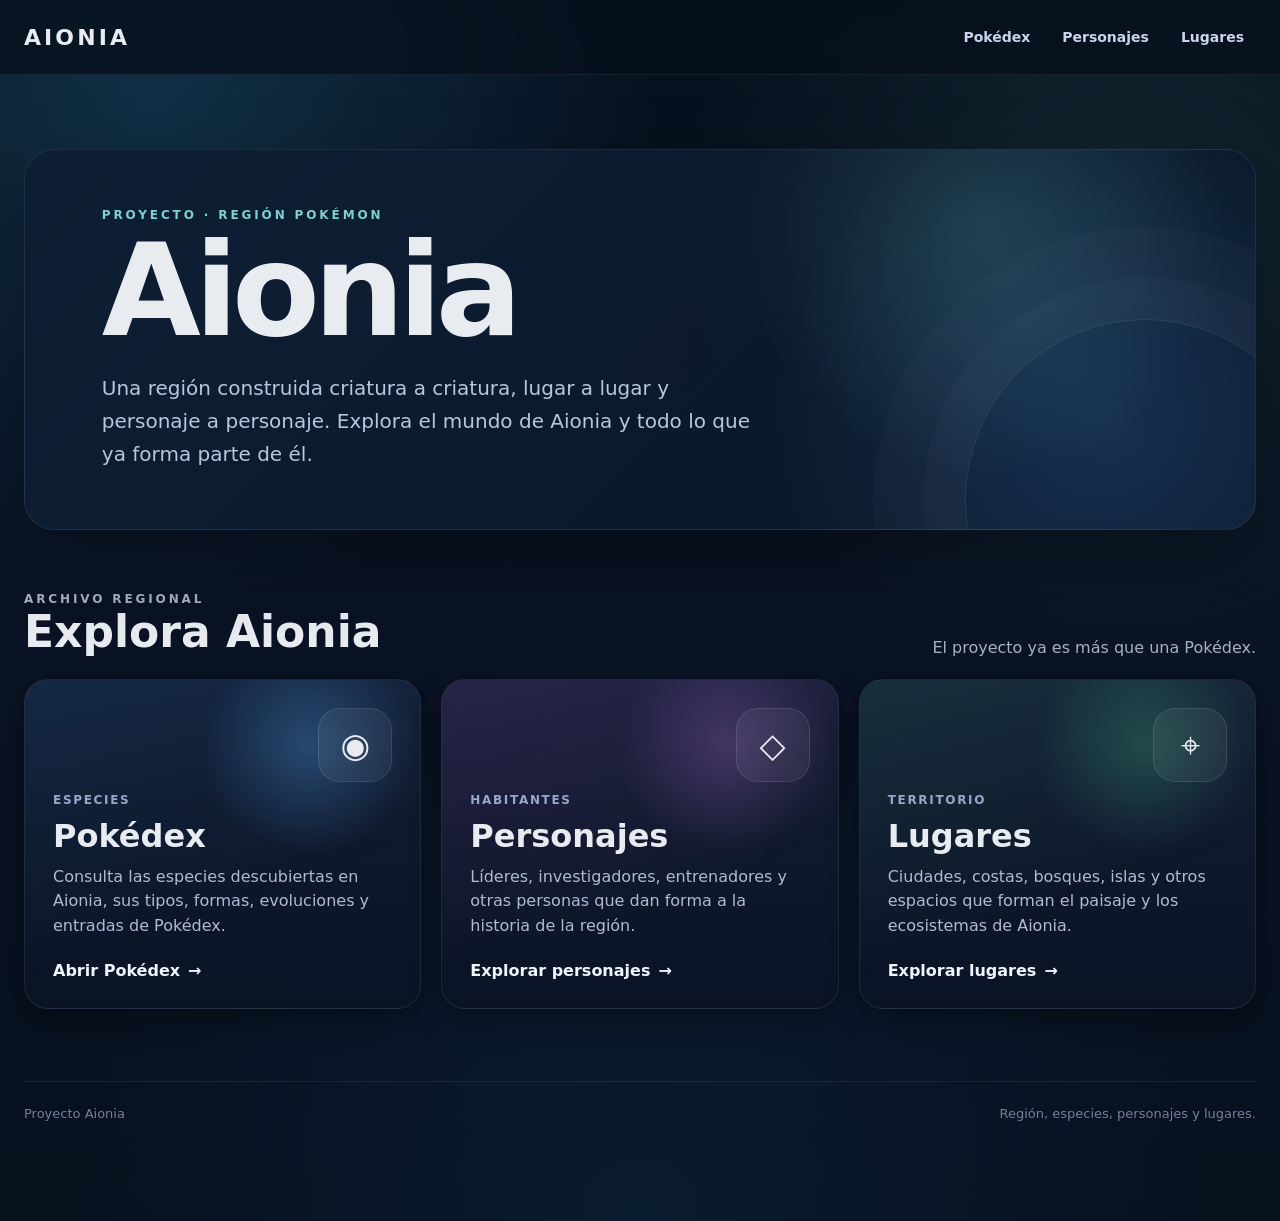
<file: index.html>
<!DOCTYPE html>
<html lang="es">
<head>
  <meta charset="UTF-8" />
  <meta name="viewport" content="width=device-width, initial-scale=1.0" />
  <title>Aionia</title>
  <link rel="stylesheet" href="style.css" />

  <style>
    body.home-page { min-height: 100vh; }
    .home-header { position: sticky; top: 0; z-index: 20; backdrop-filter: blur(10px); background: rgba(7,16,29,.78); border-bottom: 1px solid rgba(255,255,255,.07); }
    .home-nav { max-width: 1400px; margin: 0 auto; min-height: 74px; padding: 0 24px; display: flex; align-items: center; justify-content: space-between; gap: 24px; }
    .home-brand { color: var(--text); text-decoration: none; font-size: 22px; font-weight: 900; letter-spacing: .14em; }
    .home-links { display: flex; align-items: center; gap: 8px; flex-wrap: wrap; }
    .home-links a, .home-links span { color: #c9d5ed; text-decoration: none; font-size: 14px; font-weight: 750; padding: 9px 12px; border-radius: 10px; }
    .home-links a:hover { color: #fff; background: rgba(255,255,255,.07); }
    .home-links .soon { opacity: .42; cursor: default; }
    .home-main { max-width: 1400px; margin: 0 auto; padding: 74px 24px 100px; }
    .hero { min-height: 360px; display: flex; flex-direction: column; justify-content: center; align-items: flex-start; position: relative; overflow: hidden; padding: 58px clamp(28px,6vw,86px); border: 1px solid rgba(255,255,255,.08); border-radius: 30px; background: radial-gradient(circle at 78% 22%, rgba(115,209,205,.18), transparent 24%), radial-gradient(circle at 88% 72%, rgba(65,132,199,.24), transparent 30%), linear-gradient(135deg, rgba(14,31,53,.96), rgba(10,22,40,.93)); box-shadow: 0 28px 80px rgba(0,0,0,.32); }
    .hero::after { content: ""; position: absolute; width: 360px; height: 360px; right: -70px; bottom: -150px; border-radius: 50%; border: 1px solid rgba(255,255,255,.10); box-shadow: 0 0 0 42px rgba(255,255,255,.018), 0 0 0 92px rgba(255,255,255,.014); }
    .eyebrow { margin: 0 0 14px; color: #7fd0d0; text-transform: uppercase; letter-spacing: .24em; font-size: 12px; font-weight: 900; }
    .hero h1 { margin: 0; font-size: clamp(58px,10vw,128px); line-height: .86; letter-spacing: -.05em; max-width: 900px; }
    .hero-copy { max-width: 650px; margin: 26px 0 0; color: #b8c6df; font-size: clamp(16px,2vw,20px); line-height: 1.65; }
    .section-head { margin: 62px 0 22px; display: flex; justify-content: space-between; align-items: end; gap: 20px; }
    .section-head h2 { margin: 0; font-size: clamp(28px,4vw,44px); }
    .section-head p { margin: 0; color: var(--muted); }
    .portal-grid { display: grid; grid-template-columns: repeat(3,minmax(0,1fr)); gap: 20px; }
    .portal { min-height: 330px; position: relative; display: flex; flex-direction: column; justify-content: flex-end; padding: 28px; border-radius: 24px; overflow: hidden; color: inherit; text-decoration: none; border: 1px solid rgba(255,255,255,.08); background: linear-gradient(180deg,rgba(21,31,53,.95),rgba(11,20,37,.98)); box-shadow: var(--shadow); transition: transform .18s ease,border-color .18s ease,box-shadow .18s ease; }
    .portal::before { content: ""; position: absolute; inset: 0; opacity: .8; transition: transform .22s ease,opacity .22s ease; }
    .portal-dex::before { background: radial-gradient(circle at 72% 20%,rgba(94,176,255,.36),transparent 28%), linear-gradient(160deg,rgba(24,86,136,.25),transparent 65%); }
    .portal-characters::before { background: radial-gradient(circle at 72% 20%,rgba(211,135,242,.28),transparent 28%), linear-gradient(160deg,rgba(132,72,171,.22),transparent 65%); }
    .portal-places::before { background: radial-gradient(circle at 72% 20%,rgba(87,213,159,.28),transparent 28%), linear-gradient(160deg,rgba(46,132,97,.22),transparent 65%); }
    .portal:hover { transform: translateY(-5px); border-color: rgba(255,255,255,.20); box-shadow: 0 24px 56px rgba(0,0,0,.42); }
    .portal:hover::before { transform: scale(1.04); opacity: 1; }
    .portal-icon { position: absolute; top: 28px; right: 28px; width: 74px; height: 74px; display: grid; place-items: center; border-radius: 22px; border: 1px solid rgba(255,255,255,.10); background: rgba(255,255,255,.055); font-size: 34px; z-index: 1; }
    .portal-content { position: relative; z-index: 1; }
    .portal-kicker { display: inline-block; margin-bottom: 10px; color: #96a8c8; font-size: 12px; font-weight: 900; letter-spacing: .14em; text-transform: uppercase; }
    .portal h3 { margin: 0 0 10px; font-size: 32px; }
    .portal p { margin: 0; max-width: 360px; color: #aebbd2; line-height: 1.55; }
    .portal-action { margin-top: 22px; display: inline-flex; align-items: center; gap: 8px; color: #eef5ff; font-weight: 850; }
    .portal-action .arrow { transition: transform .15s ease; }
    .portal:hover .portal-action .arrow { transform: translateX(4px); }
    .home-footer { margin-top: 72px; padding-top: 24px; border-top: 1px solid rgba(255,255,255,.07); color: #72819d; font-size: 13px; display: flex; justify-content: space-between; gap: 16px; }
    @media (max-width: 900px) { .portal-grid { grid-template-columns: 1fr; } .portal { min-height: 245px; } }
    @media (max-width: 650px) {
      .home-nav { min-height: auto; padding: 16px 18px; align-items: flex-start; flex-direction: column; gap: 10px; }
      .home-links { width: 100%; }
      .home-links a, .home-links span { padding: 7px 8px; font-size: 13px; }
      .home-main { padding: 34px 16px 70px; }
      .hero { min-height: 330px; padding: 38px 24px; border-radius: 22px; }
      .hero h1 { font-size: clamp(56px,20vw,88px); }
      .section-head { margin-top: 42px; align-items: flex-start; flex-direction: column; gap: 8px; }
      .portal { padding: 22px; }
      .portal-icon { top: 22px; right: 22px; width: 62px; height: 62px; font-size: 28px; }
      .home-footer { flex-direction: column; }
    }
  </style>
</head>
<body class="home-page">
  <header class="home-header">
    <nav class="home-nav" aria-label="Navegación principal">
      <a class="home-brand" href="index.html">AIONIA</a>
      <div class="home-links">
        <a href="dex.html">Pokédex</a>
        <a href="personajes.html">Personajes</a>
        <a href="lugares.html">Lugares</a>
      </div>
    </nav>
  </header>

  <main class="home-main">
    <section class="hero">
      <p class="eyebrow">Proyecto · Región Pokémon</p>
      <h1>Aionia</h1>
      <p class="hero-copy">Una región construida criatura a criatura, lugar a lugar y personaje a personaje. Explora el mundo de Aionia y todo lo que ya forma parte de él.</p>
    </section>

    <section aria-labelledby="explora-title">
      <div class="section-head">
        <div>
          <p class="eyebrow">Archivo regional</p>
          <h2 id="explora-title">Explora Aionia</h2>
        </div>
        <p>El proyecto ya es más que una Pokédex.</p>
      </div>

      <div class="portal-grid">
        <a class="portal portal-dex" href="dex.html">
          <div class="portal-icon" aria-hidden="true">◉</div>
          <div class="portal-content">
            <span class="portal-kicker">Especies</span>
            <h3>Pokédex</h3>
            <p>Consulta las especies descubiertas en Aionia, sus tipos, formas, evoluciones y entradas de Pokédex.</p>
            <span class="portal-action">Abrir Pokédex <span class="arrow">→</span></span>
          </div>
        </a>

        <a class="portal portal-characters" href="personajes.html">
          <div class="portal-icon" aria-hidden="true">◇</div>
          <div class="portal-content">
            <span class="portal-kicker">Habitantes</span>
            <h3>Personajes</h3>
            <p>Líderes, investigadores, entrenadores y otras personas que dan forma a la historia de la región.</p>
            <span class="portal-action">Explorar personajes <span class="arrow">→</span></span>
          </div>
        </a>

        <a class="portal portal-places" href="lugares.html">
          <div class="portal-icon" aria-hidden="true">⌖</div>
          <div class="portal-content">
            <span class="portal-kicker">Territorio</span>
            <h3>Lugares</h3>
            <p>Ciudades, costas, bosques, islas y otros espacios que forman el paisaje y los ecosistemas de Aionia.</p>
            <span class="portal-action">Explorar lugares <span class="arrow">→</span></span>
          </div>
        </a>
      </div>
    </section>

    <footer class="home-footer">
      <span>Proyecto Aionia</span>
      <span>Región, especies, personajes y lugares.</span>
    </footer>
  </main>
</body>
</html>
</file>
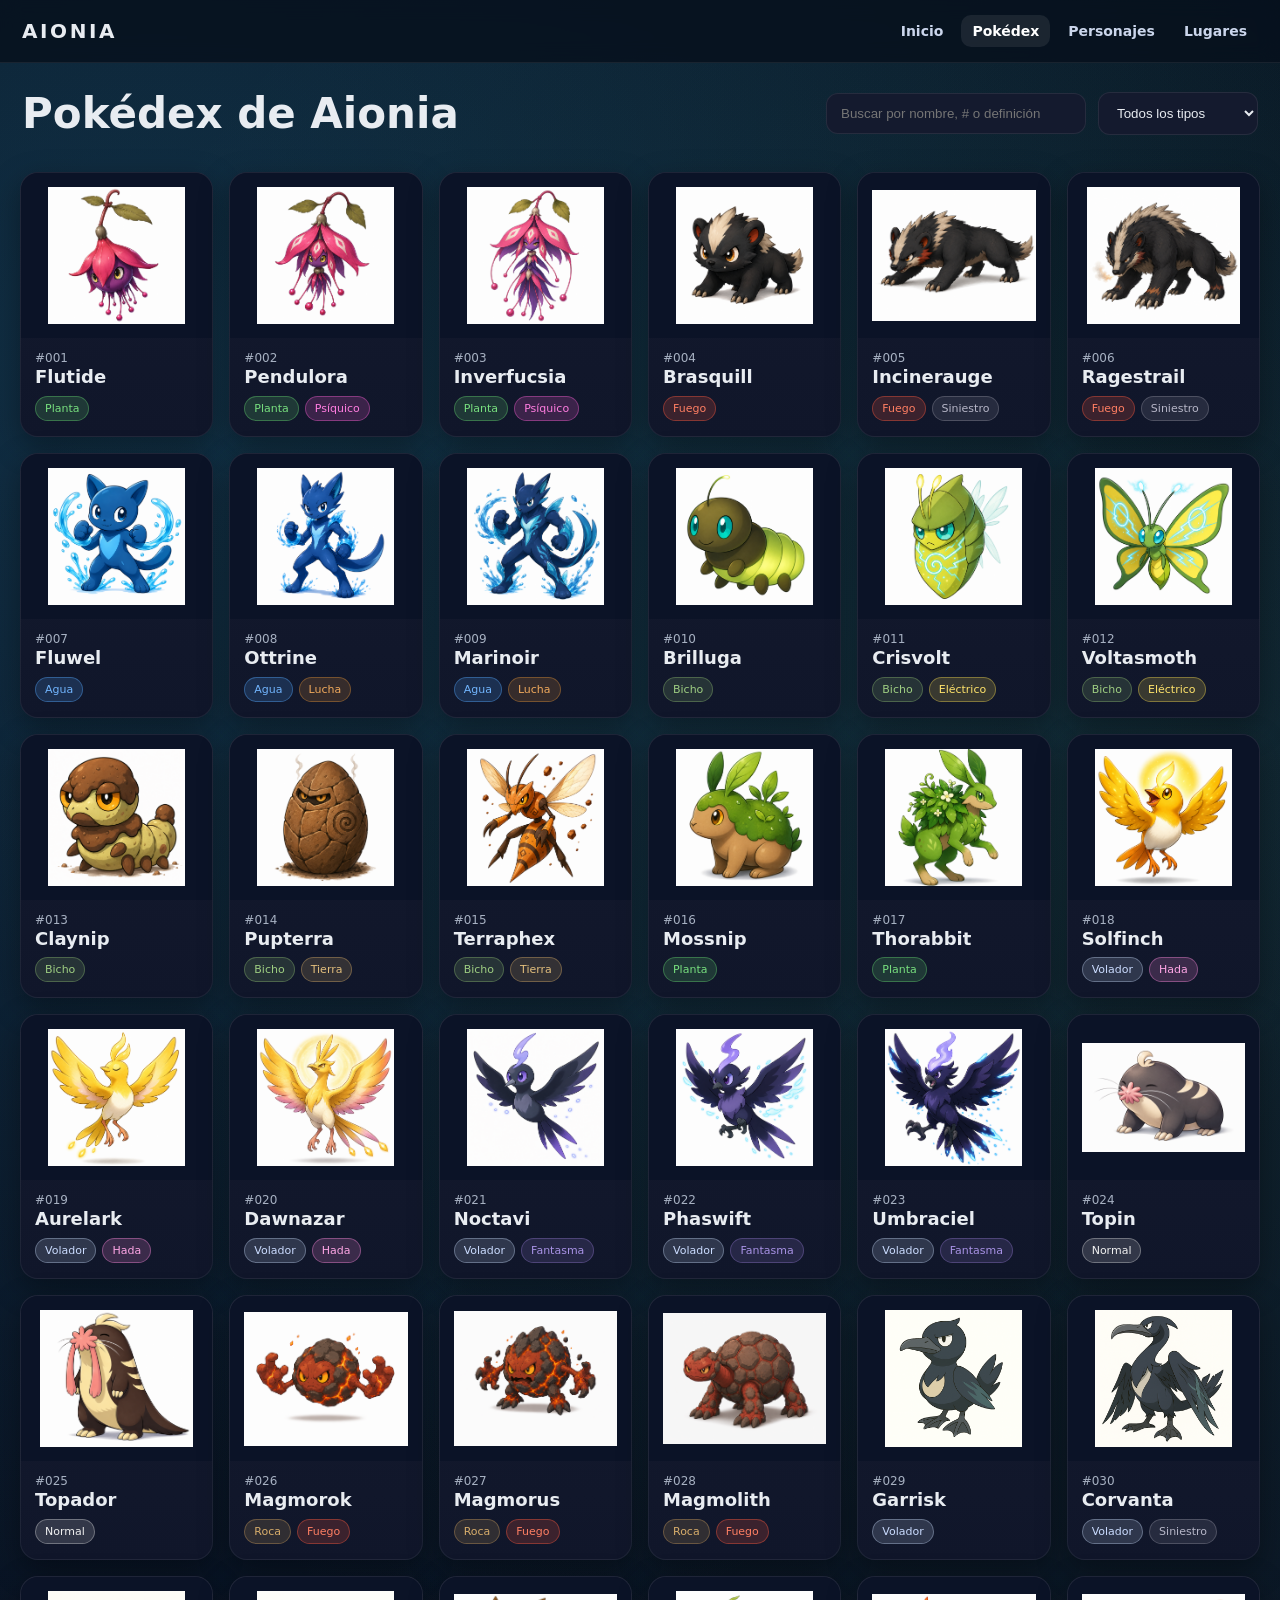
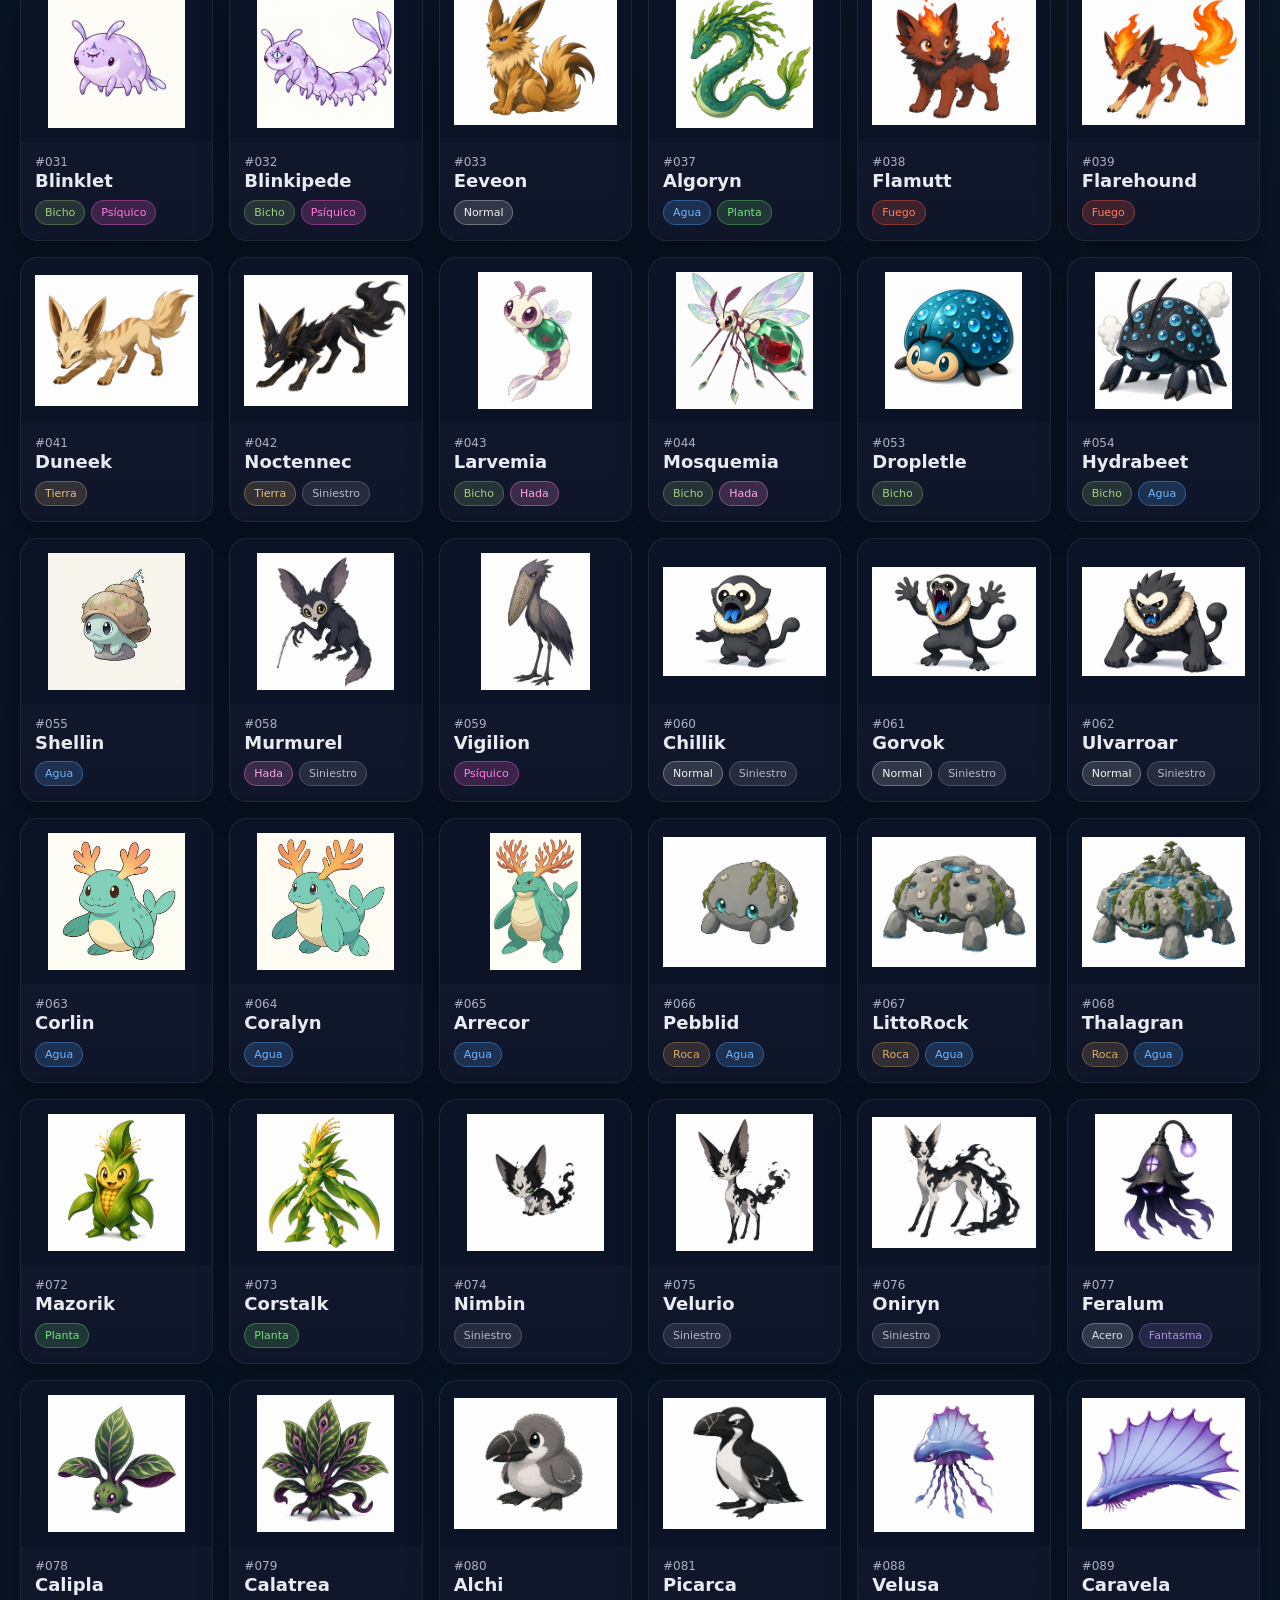
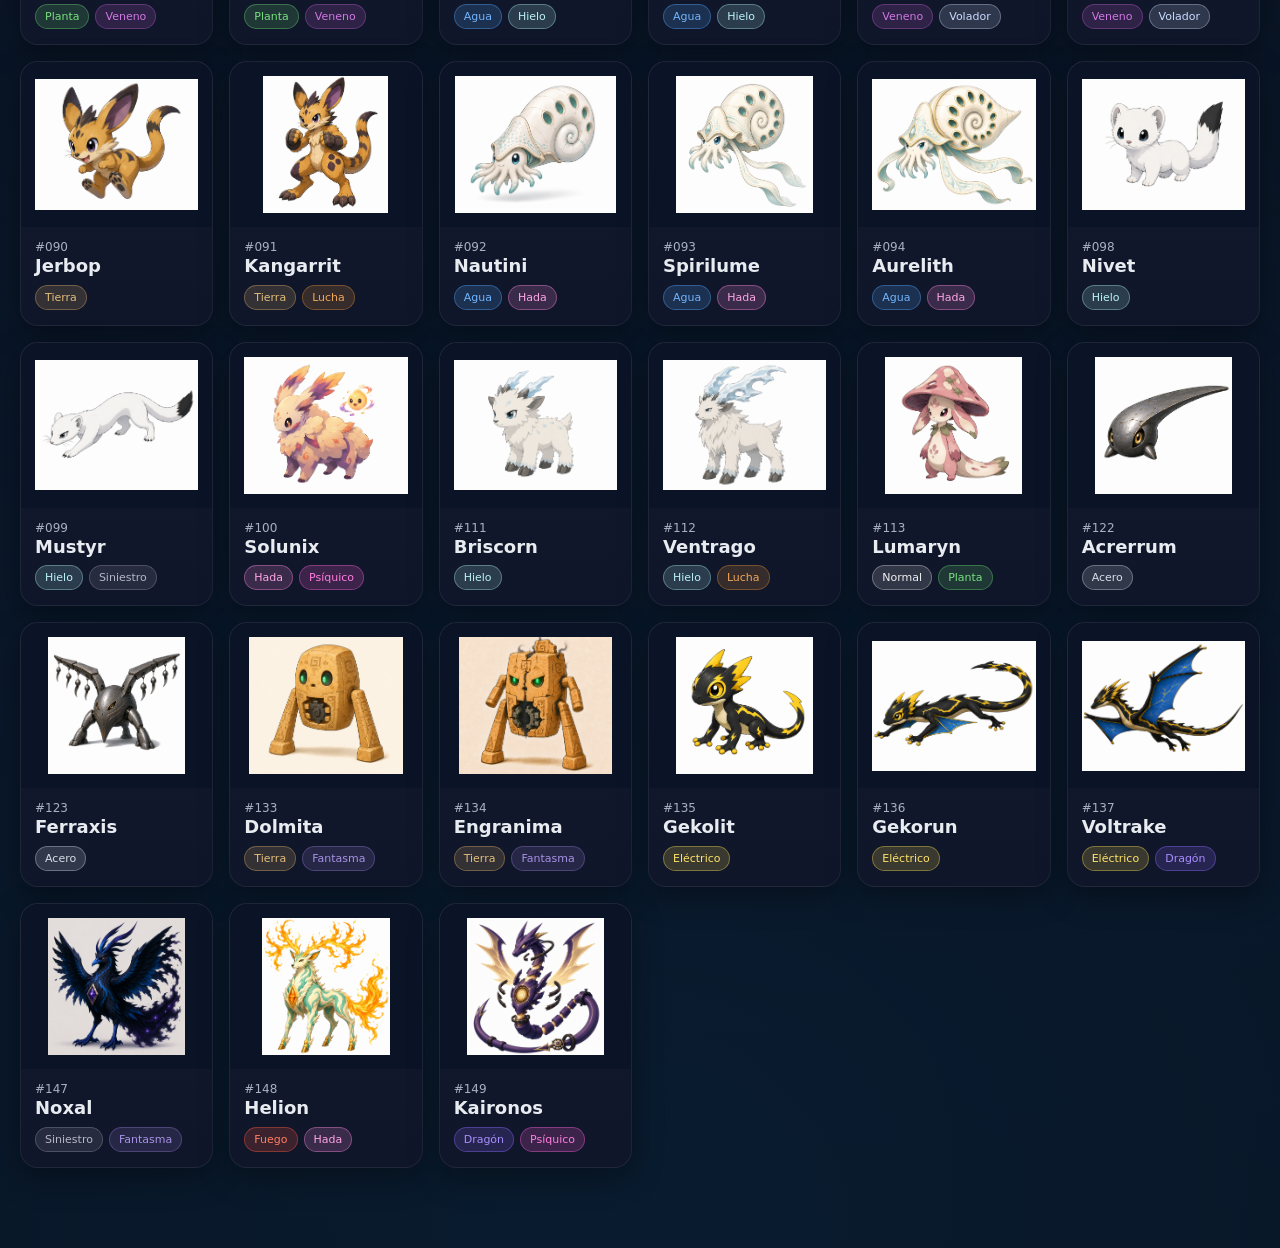
<file: dex.html>
<!DOCTYPE html>
<html lang="es">
<head>
  <meta charset="UTF-8" />
  <meta name="viewport" content="width=device-width, initial-scale=1.0" />
  <link rel="stylesheet" href="style.css">
  <title>Aionia Dex</title>
  <script src="data.js"></script>

  <style>
    .site-header {
      position: sticky;
      top: 0;
      z-index: 50;
      backdrop-filter: blur(10px);
      background: rgba(7,16,29,.82);
      border-bottom: 1px solid rgba(255,255,255,.07);
    }

    .site-nav {
      max-width: 1400px;
      margin: 0 auto;
      padding: 15px 22px;
      display: flex;
      align-items: center;
      justify-content: space-between;
      gap: 18px;
    }

    .site-brand {
      color: var(--text);
      text-decoration: none;
      font-size: 20px;
      font-weight: 900;
      letter-spacing: .13em;
    }

    .site-links {
      display: flex;
      gap: 7px;
      flex-wrap: wrap;
      align-items: center;
    }

    .site-links a,
    .site-links span {
      padding: 8px 11px;
      border-radius: 10px;
      color: #cbd6ec;
      text-decoration: none;
      font-size: 14px;
      font-weight: 750;
    }

    .site-links a:hover,
    .site-links .active {
      background: rgba(255,255,255,.08);
      color: #fff;
    }

    .site-links .disabled {
      opacity: .38;
    }

    .dex-tools {
      max-width: 1400px;
      margin: 0 auto;
      padding: 26px 22px 8px;
      display: grid;
      grid-template-columns: 1fr 260px 160px;
      gap: 12px;
      align-items: center;
    }

    .dex-tools-title {
      font-weight: 900;
      font-size: clamp(28px, 4vw, 42px);
    }

    @media (max-width: 760px) {
      .site-nav {
        align-items: flex-start;
        flex-direction: column;
      }

      .dex-tools {
        grid-template-columns: 1fr;
      }
    }
  </style>

</head>
<body>
  <header class="site-header">
    <nav class="site-nav" aria-label="Navegación principal">
      <a class="site-brand" href="index.html">AIONIA</a>
      <div class="site-links">
        <a href="index.html">Inicio</a>
        <span class="active">Pokédex</span>
        <a href="personajes.html">Personajes</a>
        <a href="lugares.html">Lugares</a>
      </div>
    </nav>
  </header>

  <section class="dex-tools">
    <div class="dex-tools-title">Pokédex de Aionia</div>
    <input id="q" type="search" placeholder="Buscar por nombre, # o definición" autocomplete="off" />
    <select id="typeFilter">
      <option value="">Todos los tipos</option>
      <option>Planta</option><option>Veneno</option><option>Fuego</option><option>Agua</option>
      <option>Eléctrico</option><option>Psíquico</option><option>Siniestro</option><option>Roca</option>
      <option>Lucha</option><option>Hielo</option><option>Tierra</option><option>Volador</option>
      <option>Hada</option><option>Dragón</option><option>Normal</option><option>Bicho</option>
      <option>Fantasma</option><option>Acero</option>
    </select>
  </section>

  <main>
    <div class="grid" id="grid"></div>
  </main>

  <script>
    const $ = s => document.querySelector(s);
    const grid = $('#grid');
    const q = $('#q');
    const typeFilter = $('#typeFilter');

    function typeClass(t){
      return 'type-' + String(t || '')
        .normalize('NFD')
        .replace(/[\u0300-\u036f]/g,'')
        .replace(/\s+/g,'');
    }

    function imageFallbackName(name){
      return String(name || '')
        .normalize('NFD')
        .replace(/[\u0300-\u036f]/g,'')
        .replace(/[^a-zA-Z0-9]/g,'');
    }

    function render(list){
      grid.innerHTML = '';

      list.forEach(p => {
        const card = document.createElement('a');
        card.className = 'card dex-list-card';
        card.href = `pokemon.html?id=${p.id}`;
        card.addEventListener('click', () => {
          sessionStorage.setItem('aioniaDexScroll', String(window.scrollY));
          sessionStorage.setItem('aioniaDexSearch', q.value);
          sessionStorage.setItem('aioniaDexType', typeFilter.value);
        });

        const types = Array.isArray(p.types) ? p.types : [];
        const chips = types
          .map(t => `<span class="chip ${typeClass(t)}">${t}</span>`)
          .join('');

        const imgSrc = p.image || `Sprite/${imageFallbackName(p.name)}.png`;
        const number = String(p.id).padStart(3,'0');
        const definition = p.definition || '';

        card.innerHTML = `
          <div class="dex-thumb-box">
            <img class="thumb dex-thumb" src="${imgSrc}" alt="${p.name}" loading="lazy" />
          </div>

          <div class="body dex-list-body">
            <div class="row">
              <div>
                <div class="dex">#${number}</div>
                <div class="name">${p.name}</div>
              </div>
              <div class="dex">${types.join(' / ')}</div>
            </div>

            <div class="chips">${chips}</div>

            <div class="footer">
              <span class="muted">${definition}</span>
              <span class="btn">Ver ficha</span>
            </div>
          </div>
        `;

        card.querySelector('.thumb').onerror = () => {
          card.querySelector('.thumb').src = 'assets/img/_placeholder.png';
        };

        grid.append(card);
      });
    }

    function applyFilters(){
      const text = q.value.trim().toLowerCase();
      const type = typeFilter.value;

      const out = (Array.isArray(POKEMON) ? POKEMON : []).filter(p => {
        const inName = String(p.name || '').toLowerCase().includes(text);
        const inId = String(p.id).padStart(3,'0').includes(text);
        const inDef = String(p.definition || '').toLowerCase().includes(text);
        const textMatch = !text || inName || inId || inDef;

        const types = Array.isArray(p.types) ? p.types : [];
        const typeMatch = !type || types.includes(type);

        return textMatch && typeMatch;
      });

      render(out);
    }

    q.oninput = applyFilters;
    typeFilter.onchange = applyFilters;

    if (!window.POKEMON) {
      console.error('No se ha cargado data.js o POKEMON no está definido.');
    }

    const savedSearch = sessionStorage.getItem('aioniaDexSearch');
    const savedType = sessionStorage.getItem('aioniaDexType');
    const savedScroll = Number(sessionStorage.getItem('aioniaDexScroll') || 0);

    if (savedSearch !== null) q.value = savedSearch;
    if (savedType !== null) typeFilter.value = savedType;

    applyFilters();

    if (savedScroll > 0) {
      requestAnimationFrame(() => {
        requestAnimationFrame(() => {
          window.scrollTo(0, savedScroll);
        });
      });
    }
  </script>
</body>
</html>
</file>
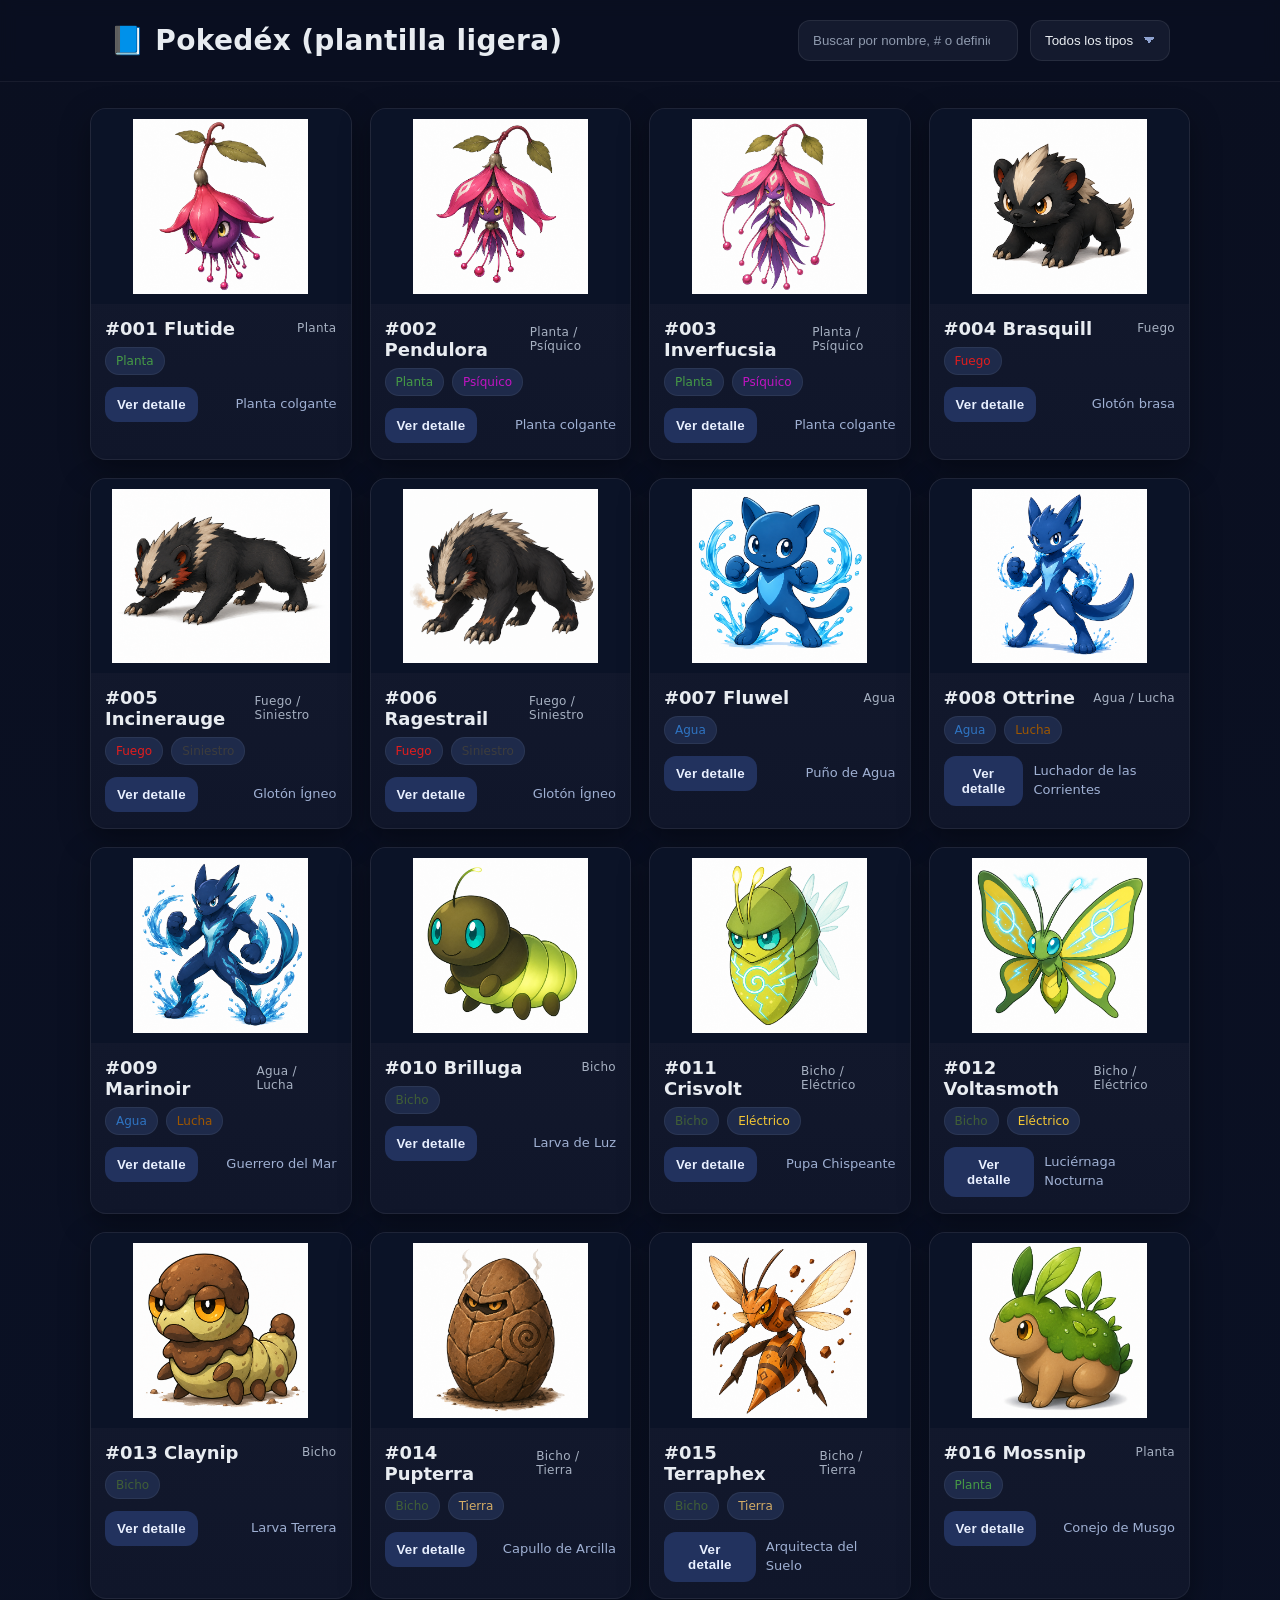
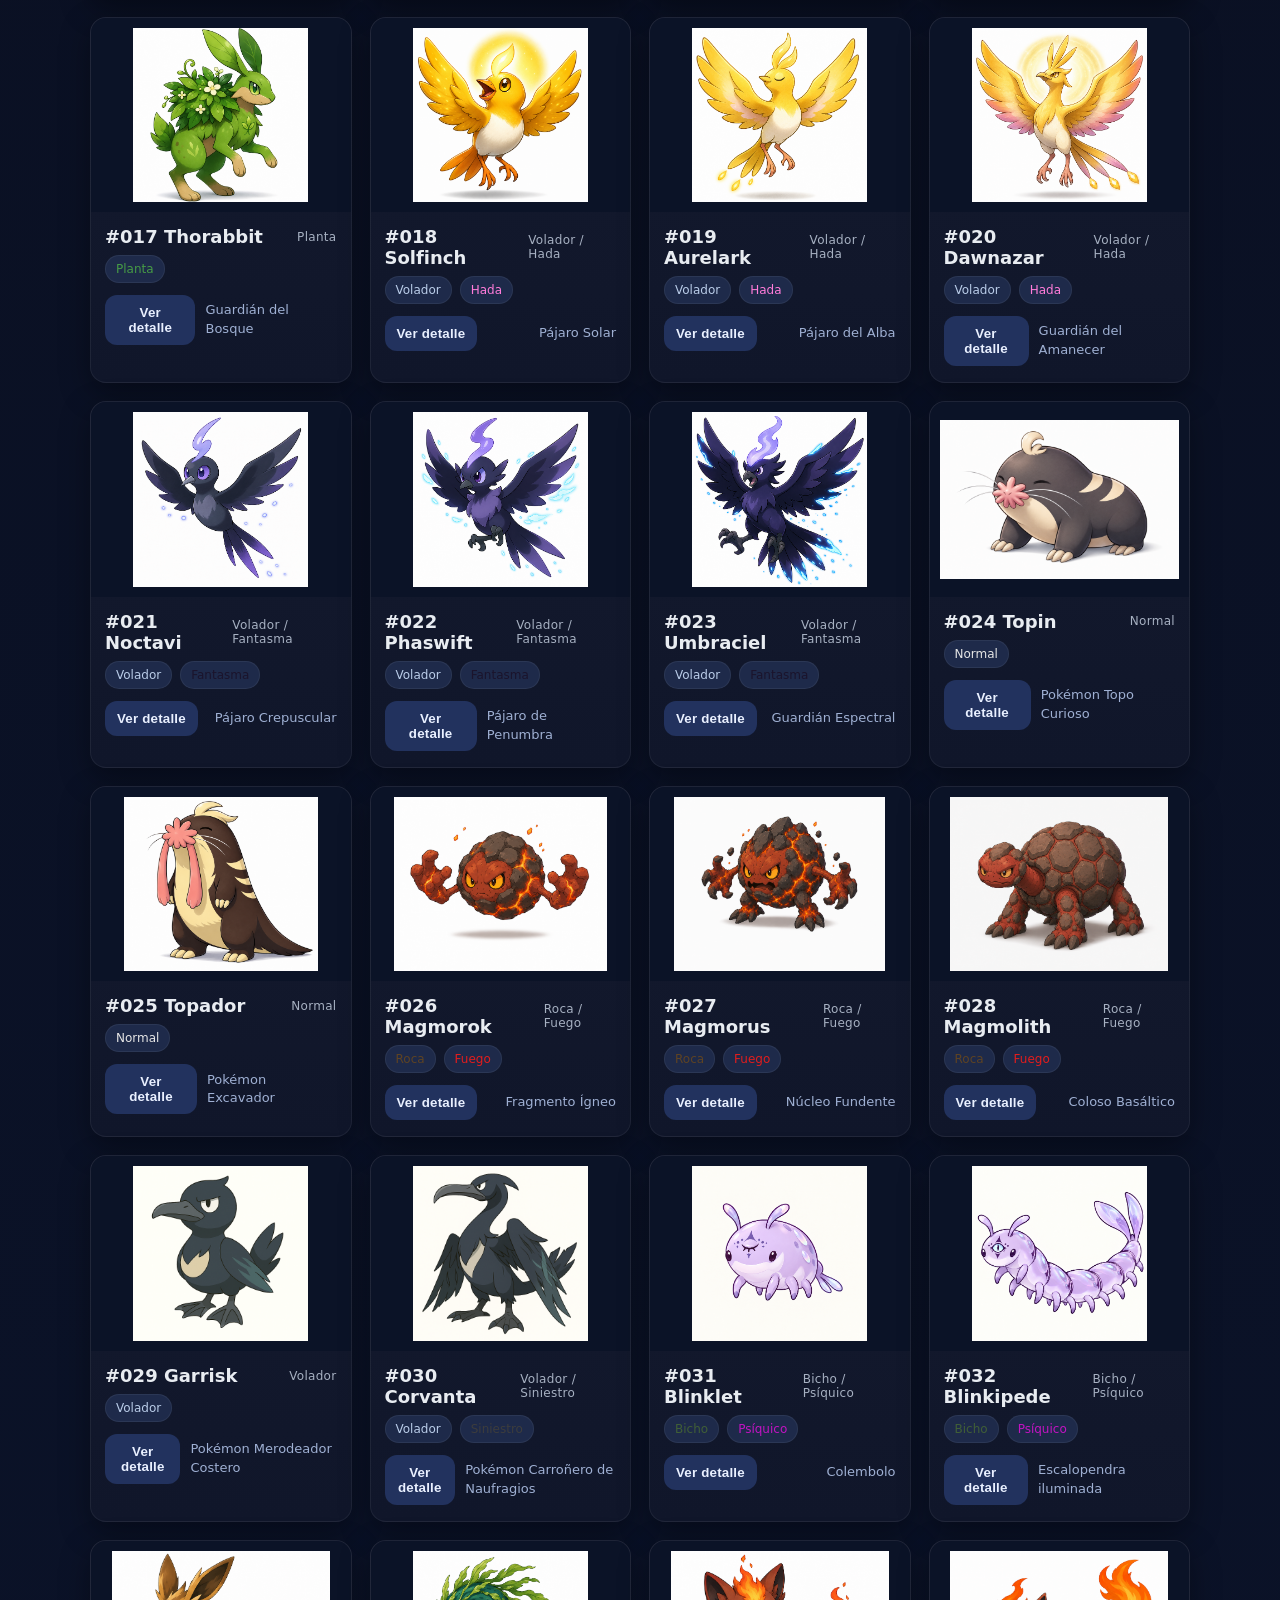
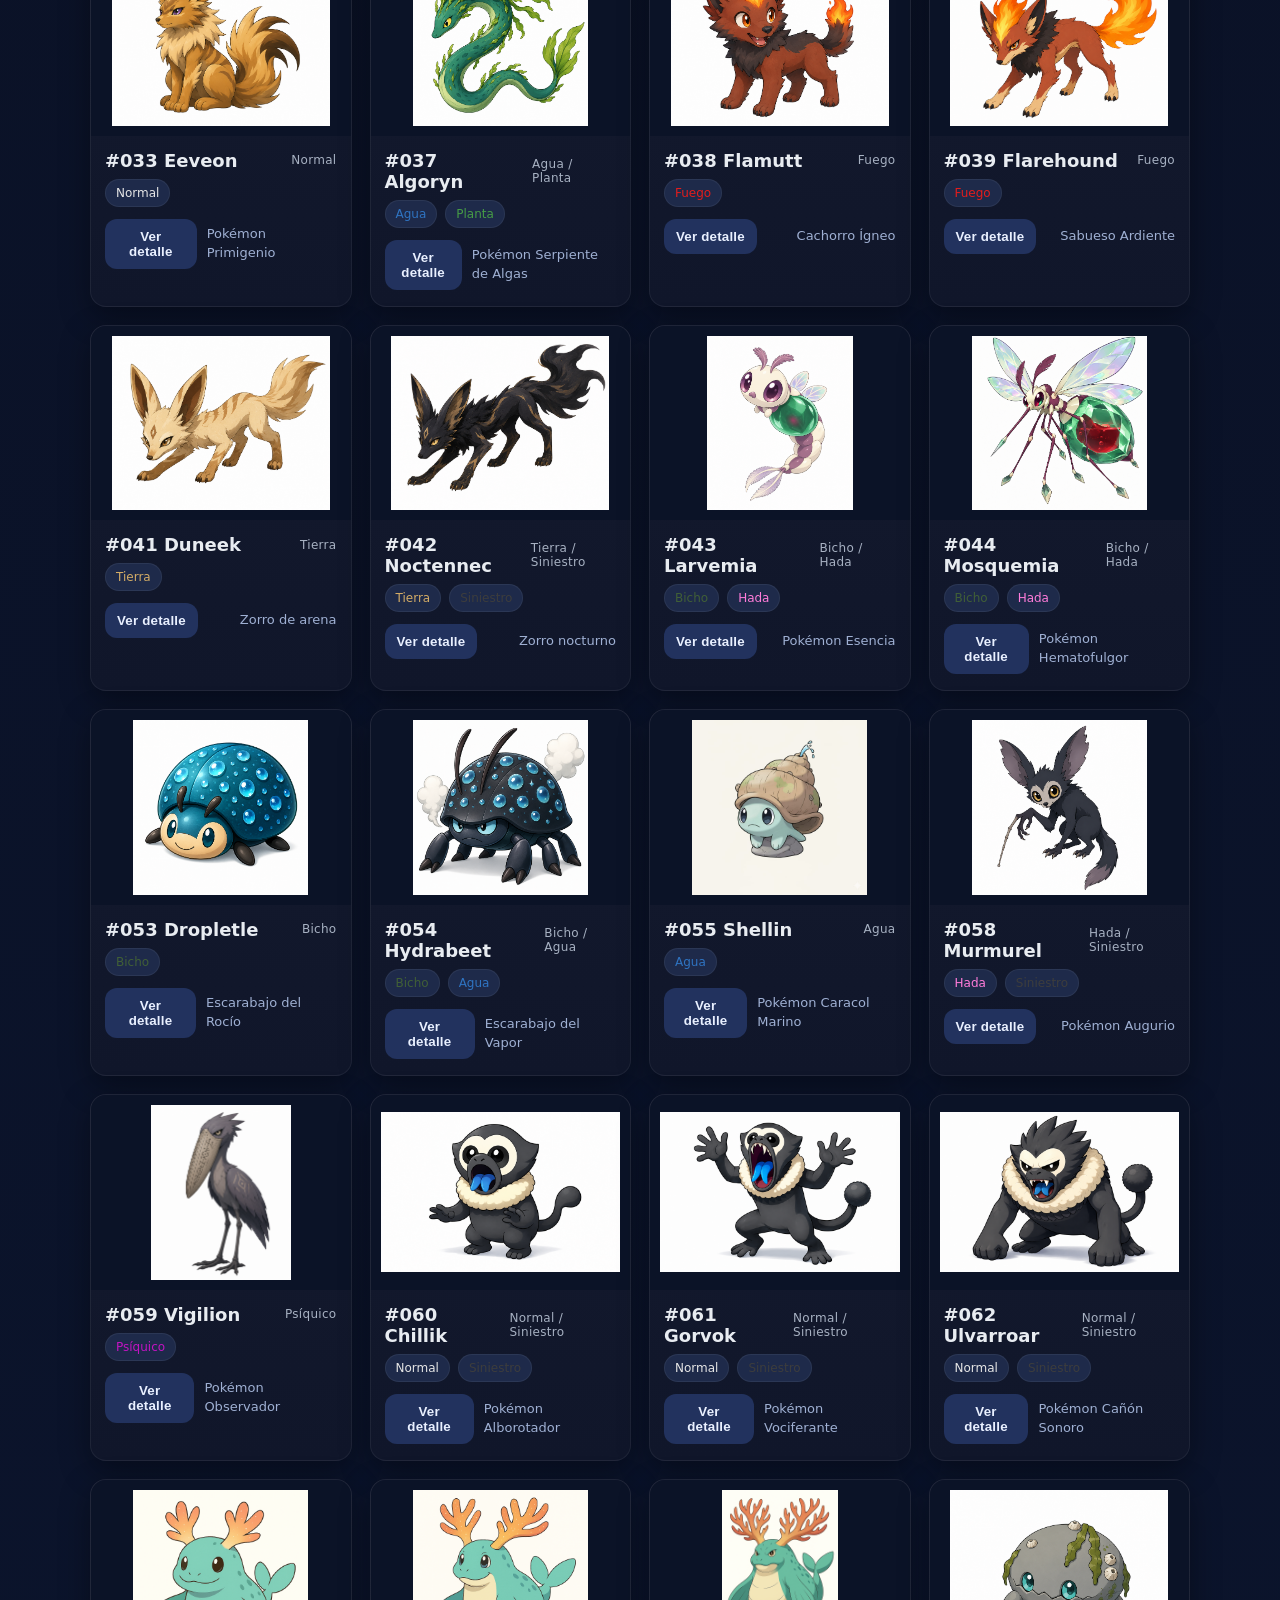
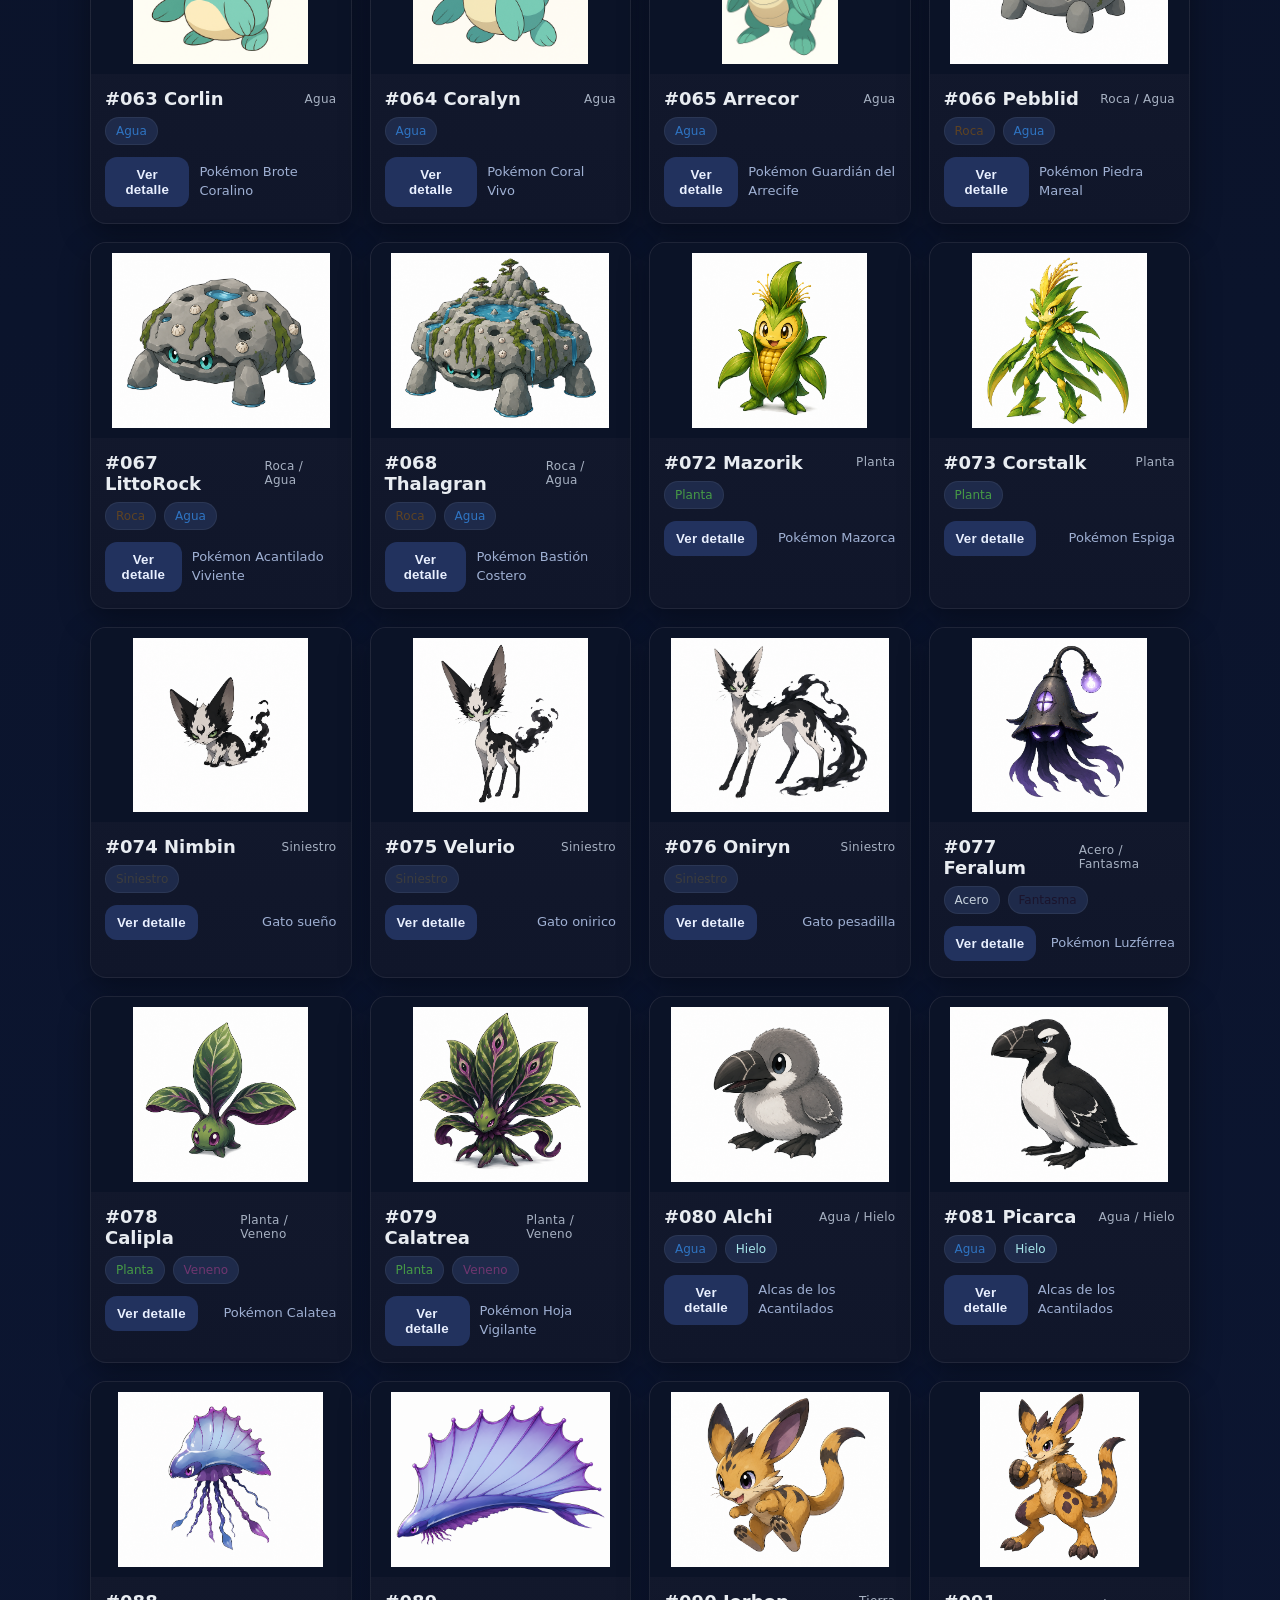
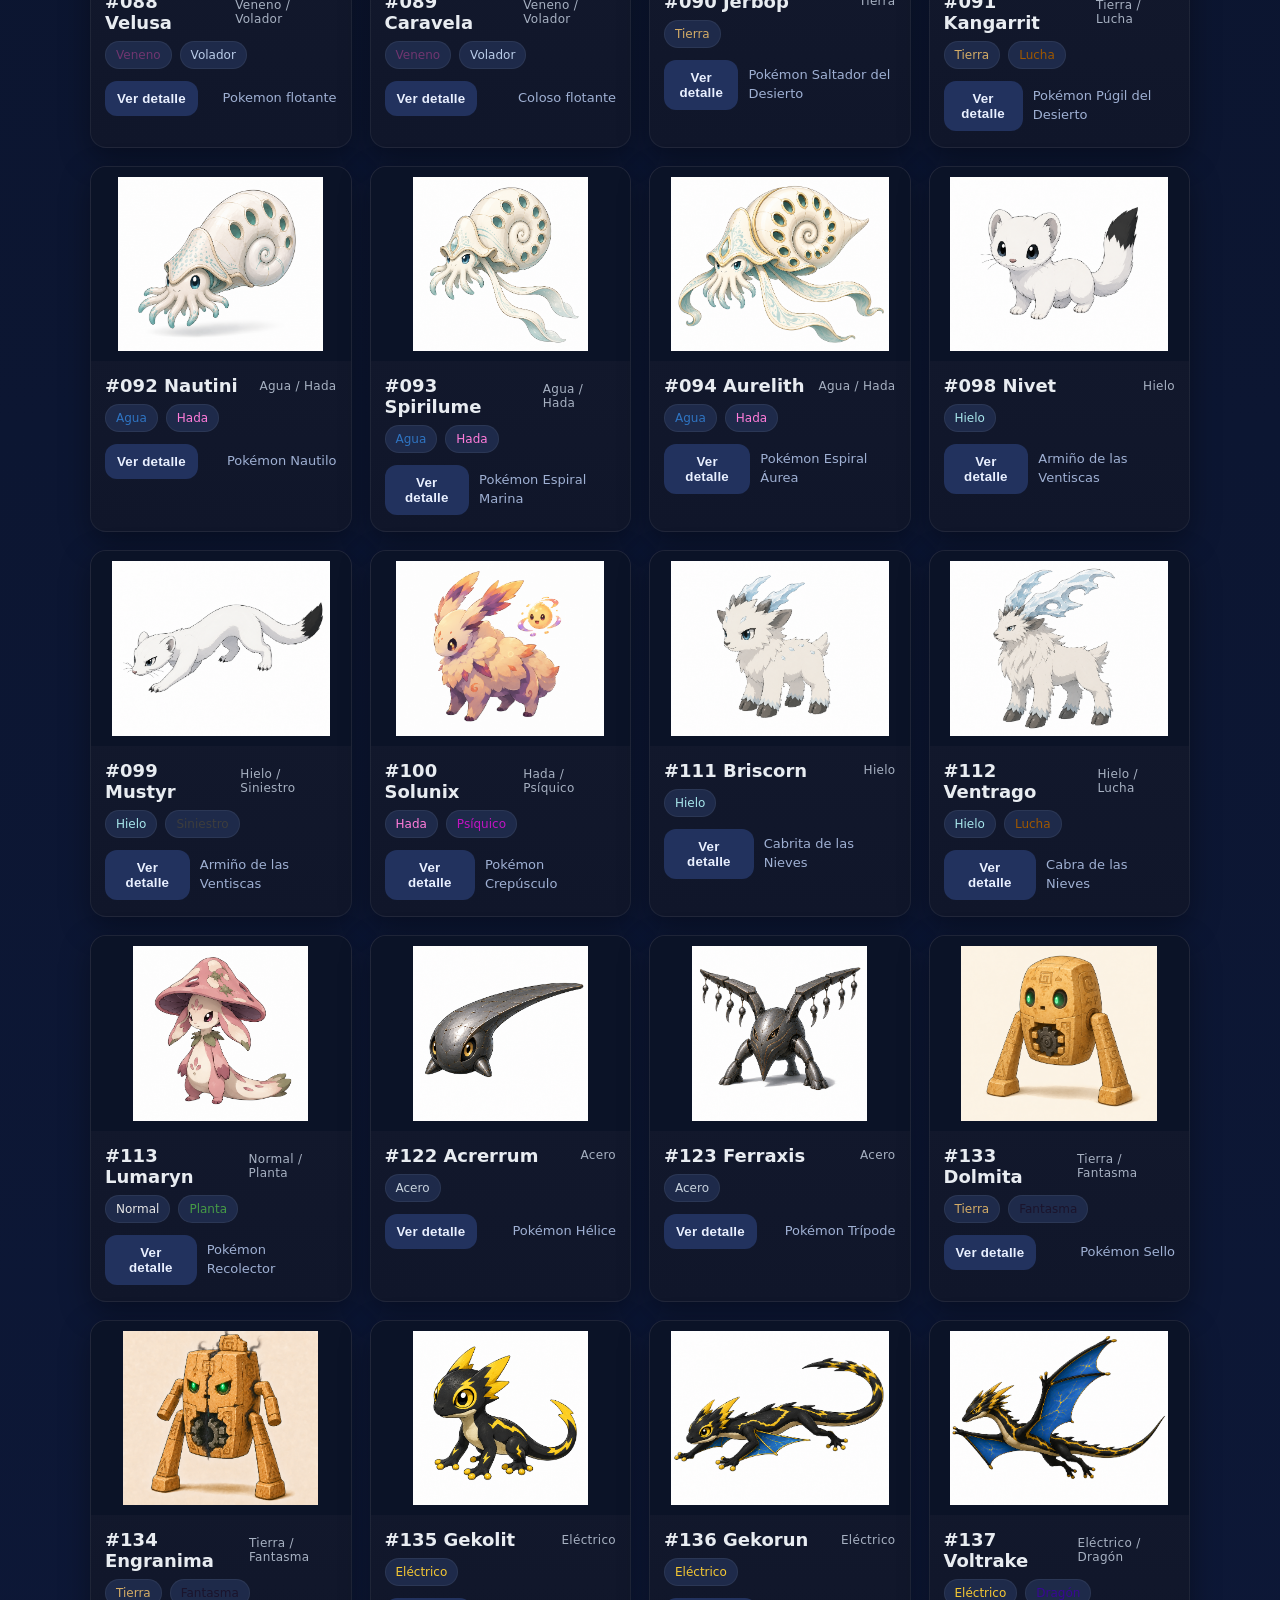
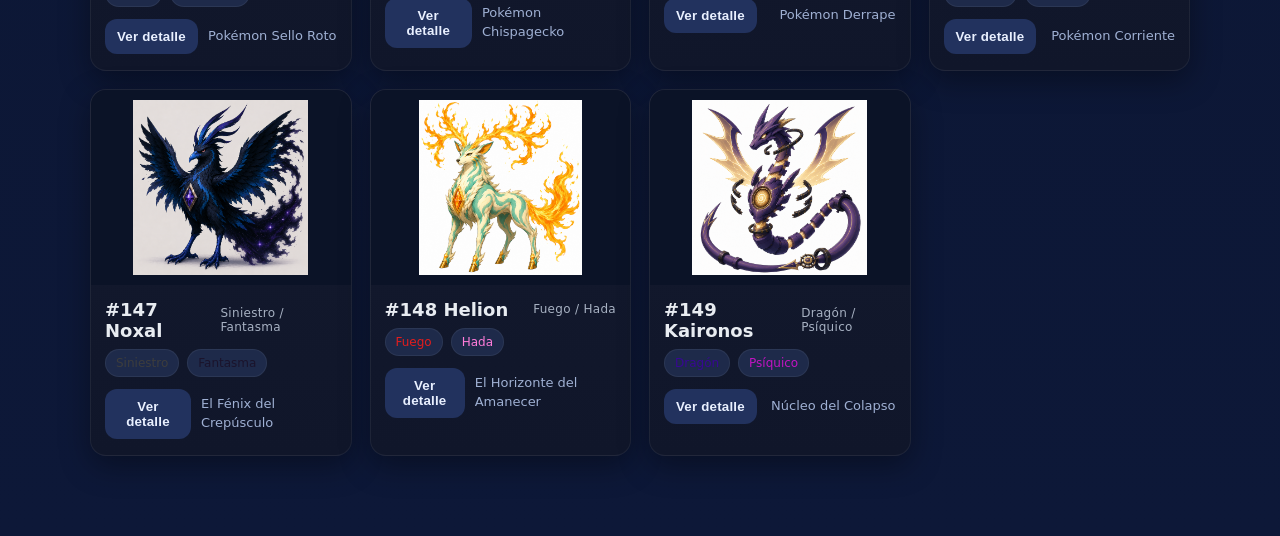
<file: Dex.html>
<!DOCTYPE html>
<html lang="es">
<head>
  <meta charset="UTF-8" />
  <meta name="viewport" content="width=device-width, initial-scale=1.0" />
  <title>Pokedéx – Plantilla HTML</title>
  <style>
    :root {
      --bg: #0b1020;
      --card: #141a2e;
      --card-2: #10162a;
      --text: #e8ecf1;
      --muted: #a7b1c2;
      --accent: #ffcc00;
      --chip: #1e2a4a;
      --shadow: 0 10px 30px rgba(0,0,0,.35);
      --radius: 16px;
    }
    #dlgDraft { white-space: pre-line; }

    *, *::before, *::after{ box-sizing: border-box; }
    body{
      margin:0;
      background: linear-gradient(180deg,#0a0f20,#0b142c 60%, #0d1838);
      color: var(--text);
      font-family: ui-sans-serif, system-ui, -apple-system, Segoe UI, Roboto, Inter, Arial, "Apple Color Emoji", "Segoe UI Emoji";
    }

    header{
      position: sticky; top:0; z-index: 10;
      backdrop-filter: blur(8px);
      background: rgba(10,15,32,.75);
      border-bottom: 1px solid rgba(255,255,255,.06);
    }
    .wrap{ max-width: 1100px; margin:0 auto; padding: 20px; }
    .bar{ display:grid; gap:12px; grid-template-columns: 1fr 220px 140px; align-items:center; }
    .title{ font-weight:700; font-size: clamp(20px, 2.4vw, 28px); letter-spacing:.3px; }

    input[type="search"], select{
      width:100%; padding:12px 14px; border-radius: 12px; background: var(--card); border:1px solid rgba(255,255,255,.08); color:var(--text);
      outline:none; transition:.2s border-color, .2s background;
    }
    input[type="search"]::placeholder{ color: #8e99ad; }
    select{
      appearance:none;
      background-image: linear-gradient(45deg, transparent 50%, #8ea2d0 50%), linear-gradient(135deg, #8ea2d0 50%, transparent 50%), linear-gradient(to right, transparent, transparent);
      background-position: calc(100% - 20px) calc(1.2em), calc(100% - 14px) calc(1.2em), 100% 0;
      background-size: 6px 6px, 6px 6px, 2.5em 2.5em; background-repeat: no-repeat;
    }

    main{ padding: 26px 20px 80px; }
    .grid{ max-width: 1100px; margin:0 auto; display:grid; grid-template-columns: repeat(auto-fill, minmax(220px, 1fr)); gap: 18px; }

    .card{
      position:relative;
      background: linear-gradient(180deg, var(--card), var(--card-2));
      border:1px solid rgba(255,255,255,.06);
      border-radius: var(--radius);
      box-shadow: var(--shadow);
      overflow:hidden;
      transition: transform .15s ease, box-shadow .15s ease;
    }
    .card:hover{ transform: translateY(-2px); box-shadow: 0 14px 36px rgba(0,0,0,.45); }

    .thumb{
      width:100%;
      aspect-ratio: 4/3;
      height:auto;
      object-fit: contain;
      object-position: center;
      display:block;
      background:#0b1327;
      padding: 10px;
    }

    .body{ padding:14px 14px 16px; }
    .row{ display:flex; align-items:center; justify-content: space-between; gap:10px; }
    .name{ font-weight: 700; font-size: 18px; }
    .dex{ color: var(--muted); font-size: 12px; letter-spacing:.3px; }
    .chips{ display:flex; gap:8px; flex-wrap: wrap; margin-top:8px; }
    .chip{
      background: var(--chip);
      padding:6px 10px; border-radius: 999px; font-size:12px; color:#cfe0ff;
      border:1px solid rgba(255,255,255,.06);
    }

    .footer{ margin-top:12px; display:flex; align-items:center; justify-content: space-between; gap:10px; }
    .btn{
      cursor:pointer; user-select:none; border:none; border-radius: 12px; padding:10px 12px;
      background:#22325e; color:#e9f0ff; font-weight:600; letter-spacing:.2px; transition:.2s transform,.2s opacity;
    }
    .btn:hover{ transform: translateY(-1px); opacity:.95; }

    dialog{
      width:min(920px, 92vw); border:none; border-radius: 20px; padding:0; overflow:hidden;
      background: linear-gradient(180deg, #121a30, #0f162b); color:var(--text); box-shadow: 0 40px 90px rgba(0,0,0,.6);
    }
    .modal-head{ display:flex; align-items:center; justify-content: space-between; padding:16px 18px; border-bottom:1px solid rgba(255,255,255,.06); background: rgba(255,255,255,.02); }
    .modal-title{ font-size:18px; font-weight:700; }
    .close{ all:unset; cursor:pointer; background:#2a3a6a; padding:8px 10px; border-radius:12px; font-weight:700; }
    .modal-body{ display:grid; gap:18px; grid-template-columns: 330px 1fr; padding:18px; }

    .modal-img{
      width:100%;
      aspect-ratio: 4/3; height:auto; object-fit: contain; object-position: center;
      border-radius: 14px; border:1px solid rgba(255,255,255,.08); background:#0b1327;
    }

    .section{ background: #0f1730; border:1px solid rgba(255,255,255,.06); border-radius: 14px; padding:14px; }
    .section h3{ margin:0 0 8px; font-size:14px; text-transform: uppercase; letter-spacing:.8px; color:#c8d6ff; }

    /* === Stats en “píldora” (no a lo ancho) === */
    .kv{
      display:flex;
      flex-direction:column;
      gap:8px;
      font-size:14px;
      color:#d3def8;
    }
    .kv .rowStat{
      display:inline-flex;            /* <- no se estira a todo el ancho */
      align-items:center;
      gap:10px;
      background: rgba(255,255,255,.05);
      border:1px solid rgba(255,255,255,.08);
      border-radius:10px;
      padding:6px 10px;
      align-self:flex-start;          /* <- se queda al inicio, como una pastilla */
    }
    .kv .rowStat span:first-child{
      font-weight:700;
      min-width:42px;                 /* PS/ATK/DEF alineados */
      letter-spacing:.2px;
    }
    .kv .rowStat span:last-child{
      font-variant-numeric: tabular-nums;
      opacity:.95;
    }

    .muted{ color:#9fb0d3; font-size:13px; line-height:1.45; }

    .type-Planta{ color:#469b46; } .type-Veneno{ color:#703670; }
    .type-Psíquico, .type-Psiquico{ color:#c214c2; } .type-Fuego{ color:#e21d1d; }
    .type-Agua{ color:#2f74c2; } .type-Eléctrico, .type-Electrico{ color:#f5c833; }
    .type-Siniestro{ color:#3d3d3d; } .type-Acero{ color:#c7d2dd; }
    .type-Roca{ color:#5e4323; } .type-Lucha{ color:#9e5700; }
    .type-Hielo{ color:#a7e6eb; } .type-Tierra{ color:#d4ac66; }
    .type-Volador{ color:#bacde9; } .type-Hada{ color:#ff7cda; }
    .type-Dragón, .type-Dragon{ color:#380794; } .type-Normal{ color:#e6e6e6; }
    .type-Bicho{ color:#405f37; } .type-Fantasma{ color:#1b142c; }

    @media (max-width: 780px){
      .bar{ grid-template-columns: 1fr; }
      .modal-body{ grid-template-columns: 1fr; }
    }
  </style>

  <script src="data.js"></script>
</head>
<body>
  <header>
    <div class="wrap">
      <div class="bar">
        <div class="title">📘 Pokedéx (plantilla ligera)</div>
        <input id="q" type="search" placeholder="Buscar por nombre, # o definición" autocomplete="off" />
        <select id="typeFilter">
          <option value="">Todos los tipos</option>
          <option>Planta</option><option>Veneno</option><option>Fuego</option><option>Agua</option>
          <option>Eléctrico</option><option>Psíquico</option><option>Siniestro</option><option>Roca</option>
          <option>Lucha</option><option>Hielo</option><option>Tierra</option><option>Volador</option>
          <option>Hada</option><option>Dragón</option><option>Normal</option><option>Bicho</option>
          <option>Fantasma</option><option>Acero</option>
        </select>
      </div>
    </div>
  </header>

  <main>
    <div class="grid" id="grid"></div>
  </main>

  <dialog id="dlg">
    <div class="modal-head">
      <div class="modal-title" id="dlgTitle">Detalle</div>
      <button class="close" id="dlgClose">Cerrar</button>
    </div>
    <div class="modal-body">
      <img id="dlgImg" class="modal-img" alt="Imagen Pokémon" loading="lazy" />
      <div>
        <div class="section">
          <h3>Definición</h3>
          <p id="dlgDesc" class="muted"></p>
        </div>
        <div class="section">
          <h3>Draft Pokédex</h3>
          <p id="dlgDraft" class="muted"></p>
        </div>
        <div class="section" id="secFacts" style="display:none;">
          <h3>Curiosidades</h3>
          <p id="dlgFacts" class="muted"></p>
        </div>
        <div class="section">
          <h3>Stats</h3>
          <div class="kv" id="dlgStats"></div>
        </div>
      </div>
    </div>
  </dialog>

  <script>
    const $ = s => document.querySelector(s);
    const grid = $('#grid'), q = $('#q'), typeFilter = $('#typeFilter'),
          dlg = $('#dlg'), dlgTitle = $('#dlgTitle'), dlgDesc = $('#dlgDesc'),
          dlgDraft = $('#dlgDraft'), dlgImg = $('#dlgImg'), dlgStats = $('#dlgStats'),
          dlgClose = $('#dlgClose'), secFacts = $('#secFacts'), dlgFacts = $('#dlgFacts');

    function typeClass(t){
      return 'type-' + String(t || '').normalize('NFD').replace(/[\u0300-\u036f]/g,'').replace(/\s+/g,'');
    }

    function render(list){
      grid.innerHTML = '';
      list.forEach(p=>{
        const card = document.createElement('article');
        card.className='card';
        const types = Array.isArray(p.types)?p.types:[];
        const chips = types.map(t=>`<span class="chip ${typeClass(t)}">${t}</span>`).join('');
        const imgSrc = p.image || `Sprite/${String(p.name).normalize('NFD').replace(/[\u0300-\u036f]/g,'').replace(/[^a-zA-Z0-9]/g,'')}.png`;
        card.innerHTML=`
          <img class="thumb" src="${imgSrc}" alt="${p.name}" loading="lazy" />
          <div class="body">
            <div class="row">
              <div class="name">#${String(p.id).padStart(3,'0')} ${p.name}</div>
              <div class="dex">${types.join(' / ')}</div>
            </div>
            <div class="chips">${chips}</div>
            <div class="footer">
              <button class="btn" data-id="${p.id}">Ver detalle</button>
              <span class="muted">${(p.definition||'').slice(0,48)}${(p.definition||'').length>48?'…':''}</span>
            </div>
          </div>`;
        card.querySelector('.thumb').onerror=()=>{card.querySelector('.thumb').src='assets/img/_placeholder.png';};
        grid.append(card);
      });
      grid.querySelectorAll('.btn').forEach(b=>b.onclick=e=>openDetail(+e.target.dataset.id));
    }

    function openDetail(id){
      const p=(Array.isArray(POKEMON)?POKEMON:[]).find(x=>x.id===id);
      if(!p)return;
      dlgTitle.textContent=`#${String(p.id).padStart(3,'0')} ${p.name}`;
      dlgDesc.textContent=p.definition||'—';
      dlgDraft.textContent=p.dex_draft||'—';
      const facts=(p.curiosidades??p.Curiosidades??'').trim();
      if(facts && facts.toLowerCase()!=='nan'){secFacts.style.display='block';dlgFacts.textContent=facts;}
      else{secFacts.style.display='none';dlgFacts.textContent='';}
      const imgSrc=p.image||`Sprite/${String(p.name).normalize('NFD').replace(/[\u0300-\u036f]/g,'').replace(/[^a-zA-Z0-9]/g,'')}.png`;
      dlgImg.src=imgSrc;dlgImg.onerror=()=>dlgImg.src='assets/img/_placeholder.png';

      dlgStats.innerHTML='';
      const labels={hp:'PS',atk:'ATK',def:'DEF',spa:'SPA',spd:'SPD',spe:'VEL'};
      const order=['hp','atk','def','spa','spd','spe'];
      const getStat=k=>(p.stats&&p.stats[k]!=null)?Number(p.stats[k])||0:(p[k]!=null?Number(p[k])||0:0);
      order.forEach(k=>{
        const row=document.createElement('div');
        row.className='rowStat';
        const name=document.createElement('span');
        name.textContent=labels[k];
        const val=document.createElement('span');
        val.textContent=String(getStat(k));
        row.append(name,val);
        dlgStats.append(row);
      });

      dlg.showModal();
    }

    dlgClose.onclick=()=>dlg.close();

    function applyFilters(){
      const text=q.value.trim().toLowerCase(), type=typeFilter.value;
      const out=(Array.isArray(POKEMON)?POKEMON:[]).filter(p=>{
        const inName=String(p.name||'').toLowerCase().includes(text);
        const inId=String(p.id).padStart(3,'0').includes(text);
        const inDef=String(p.definition||'').toLowerCase().includes(text);
        const textMatch=!text||inName||inId||inDef;
        const types=Array.isArray(p.types)?p.types:[];
        const typeMatch=!type||types.includes(type);
        return textMatch&&typeMatch;
      });
      render(out);
    }

    q.oninput=applyFilters;
    typeFilter.onchange=applyFilters;

    if(!window.POKEMON) console.error('No se ha cargado data.js o POKEMON no está definido.');
    render(Array.isArray(POKEMON)?POKEMON:[]);
  </script>
</body>
</html>
</file>
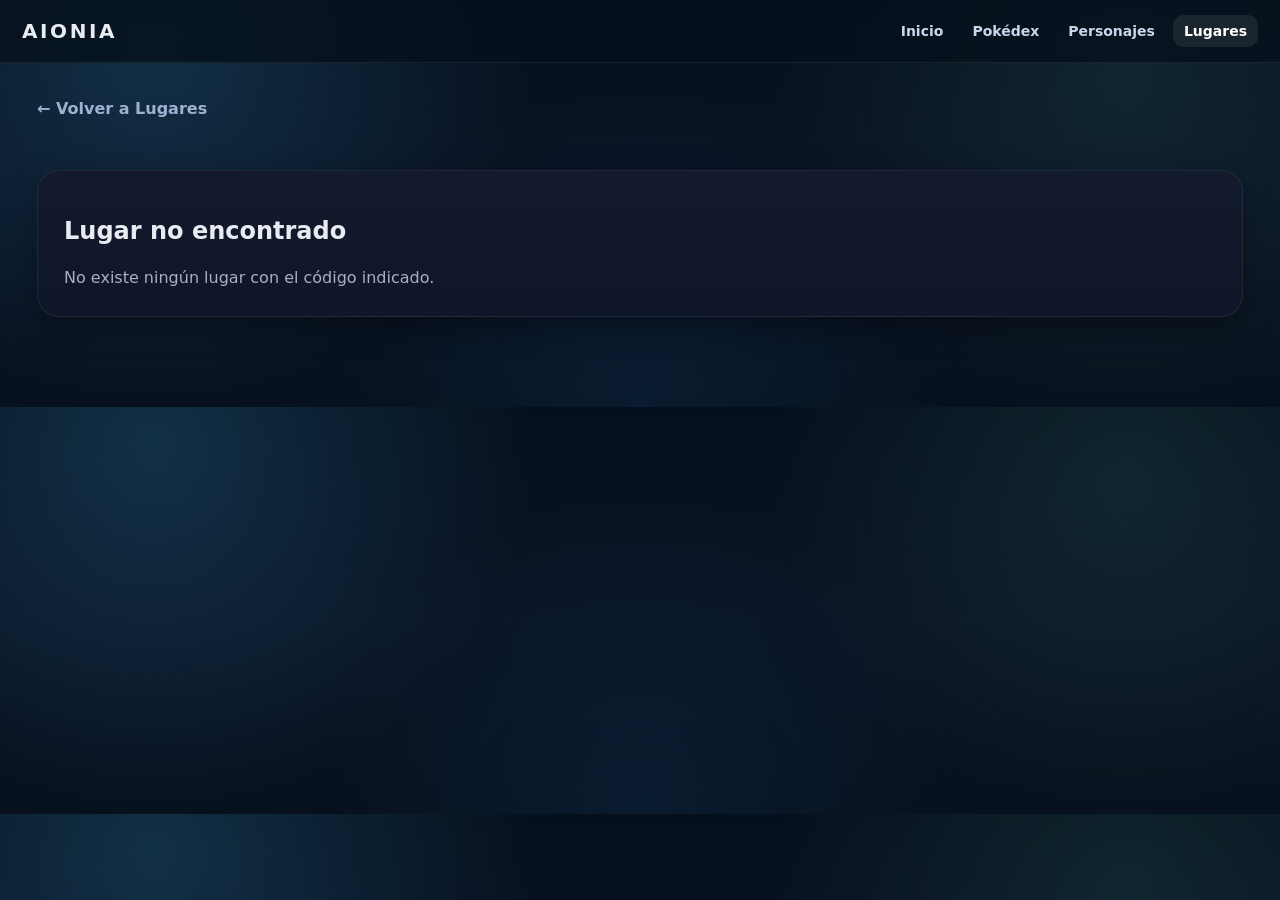
<file: lugar.html>
<!DOCTYPE html>
<html lang="es">
<head>
  <meta charset="UTF-8" />
  <meta name="viewport" content="width=device-width, initial-scale=1.0" />
  <title>Lugar · Aionia</title>

  <link rel="stylesheet" href="style.css" />
  <script src="data.js"></script>
  <script src="data-lugares.js"></script>

  <style>
    .site-header {
      position: sticky; top: 0; z-index: 40;
      backdrop-filter: blur(10px);
      background: rgba(7,16,29,.82);
      border-bottom: 1px solid rgba(255,255,255,.07);
    }

    .site-nav {
      max-width: 1400px; margin: 0 auto; padding: 15px 22px;
      display: flex; align-items: center; justify-content: space-between; gap: 18px;
    }

    .site-brand {
      color: var(--text); text-decoration: none; font-size: 20px;
      font-weight: 900; letter-spacing: .13em;
    }

    .site-links { display: flex; gap: 7px; flex-wrap: wrap; }

    .site-links a, .site-links span {
      padding: 8px 11px; border-radius: 10px; color: #cbd6ec;
      text-decoration: none; font-size: 14px; font-weight: 750;
    }

    .site-links a:hover, .site-links .active {
      background: rgba(255,255,255,.08); color: #fff;
    }

    .place-page {
      max-width: 1250px; margin: 0 auto; padding: 36px 22px 90px;
    }

    .back-link {
      display: inline-block; margin-bottom: 24px; color: #9fb1d1;
      text-decoration: none; font-weight: 800;
    }

    .back-link:hover { color: #fff; }

    .place-hero {
      display: grid; grid-template-columns: minmax(0,1.25fr) minmax(320px,.75fr);
      gap: 28px; align-items: stretch;
    }

    .place-image-box {
      min-height: 390px; position: relative; overflow: hidden;
      border-radius: 26px; border: 1px solid rgba(255,255,255,.08);
      background: #0b1327; box-shadow: var(--shadow);
    }

    .place-image-box img {
      width: 100%; height: 100%; display: block; object-fit: cover;
    }

    .place-image-box.no-image img { display: none; }

    .place-image-box.no-image::after {
      content: "AIONIA"; position: absolute; inset: 0; display: grid;
      place-items: center; color: rgba(255,255,255,.10);
      font-size: clamp(34px,8vw,76px); font-weight: 950; letter-spacing: .18em;
    }

    .place-info {
      padding: 30px; border-radius: 26px;
      border: 1px solid rgba(255,255,255,.08);
      background: linear-gradient(180deg,var(--card),var(--card-2));
      box-shadow: var(--shadow);
    }

    .place-id {
      margin-bottom: 10px; color: #75d1ad; font-size: 13px;
      font-weight: 900; letter-spacing: .14em;
    }

    .place-info h1 {
      margin: 0; font-size: clamp(38px,5vw,64px);
      letter-spacing: -.04em; line-height: .98;
    }

    .tags, .services {
      display: flex; flex-wrap: wrap; gap: 8px;
    }

    .tags { margin-top: 18px; }

    .tag, .service {
      padding: 7px 10px; border-radius: 999px;
      border: 1px solid rgba(255,255,255,.08);
      background: rgba(255,255,255,.055); color: #cbd7eb;
      font-size: 12px; font-weight: 800;
    }

    .tag.medal {
      color: #ffd66d; border-color: rgba(255,207,91,.18);
      background: rgba(255,207,91,.08);
    }

    .place-description {
      margin: 22px 0 0; color: #b3c0d7; font-size: 16px;
      line-height: 1.72;
    }

    .section {
      margin-top: 28px; padding: 26px; border-radius: 22px;
      border: 1px solid rgba(255,255,255,.07);
      background: linear-gradient(180deg,var(--card),var(--card-2));
      box-shadow: var(--shadow);
    }

    .section h2 { margin: 0 0 18px; font-size: 25px; }

    .services { margin-top: 4px; }

    .empty {
      margin: 0; color: var(--muted); line-height: 1.6;
    }

    .encounter-group + .encounter-group { margin-top: 28px; }

    .encounter-group h3 {
      margin: 0 0 12px; font-size: 17px; color: #dce7f9;
    }

    .encounter-grid {
      display: grid; grid-template-columns: repeat(3,minmax(0,1fr)); gap: 12px;
    }

    .encounter-card {
      display: grid; grid-template-columns: 72px 1fr; gap: 12px;
      align-items: center; padding: 12px; border-radius: 16px;
      border: 1px solid rgba(255,255,255,.07);
      background: rgba(255,255,255,.035); color: inherit;
      text-decoration: none;
    }

    .encounter-card:hover {
      border-color: rgba(255,255,255,.18);
      background: rgba(255,255,255,.055);
    }

    .encounter-thumb {
      width: 72px; height: 72px; display: grid; place-items: center;
      overflow: hidden; border-radius: 12px; background: #0b1327;
    }

    .encounter-thumb img {
      width: 100%; height: 100%; object-fit: contain;
    }

    .encounter-name {
      font-size: 15px; font-weight: 900; line-height: 1.15;
    }

    .encounter-id {
      margin-top: 3px; color: #8191ad; font-size: 11px;
    }

    .encounter-meta {
      margin-top: 8px; display: flex; flex-wrap: wrap; gap: 5px;
    }

    .encounter-meta span, .type-chip {
      padding: 4px 7px; border-radius: 7px;
      background: rgba(255,255,255,.055);
      color: #aebcd3; font-size: 10px; font-weight: 750;
    }

    .type-row { margin-top: 7px; display: flex; gap: 5px; flex-wrap: wrap; }

    @media (max-width: 900px) {
      .place-hero { grid-template-columns: 1fr; }
      .place-image-box { min-height: 300px; }
      .encounter-grid { grid-template-columns: repeat(2,minmax(0,1fr)); }
    }

    @media (max-width: 620px) {
      .site-nav { align-items: flex-start; flex-direction: column; }
      .place-page { padding: 28px 16px 70px; }
      .place-info, .section { padding: 20px; }
      .encounter-grid { grid-template-columns: 1fr; }
    }
  </style>
</head>

<body>
  <header class="site-header">
    <nav class="site-nav" aria-label="Navegación principal">
      <a class="site-brand" href="index.html">AIONIA</a>
      <div class="site-links">
        <a href="index.html">Inicio</a>
        <a href="dex.html">Pokédex</a>
        <a href="personajes.html">Personajes</a>
        <a class="active" href="lugares.html">Lugares</a>
      </div>
    </nav>
  </header>

  <main class="place-page" id="page">
    <a class="back-link" href="lugares.html">← Volver a Lugares</a>
    <div id="content"></div>
  </main>

  <script>
    const params = new URLSearchParams(location.search);
    const id = String(params.get('id') || '').toUpperCase();
    const places = Array.isArray(window.LUGARES) ? window.LUGARES : [];
    const pokemonData =
      typeof POKEMON !== 'undefined' && Array.isArray(POKEMON)
        ? POKEMON
        : [];
    const place = places.find(p => String(p.id).toUpperCase() === id);
    const content = document.getElementById('content');

    function escapeHtml(value) {
      return String(value ?? '')
        .replaceAll('&','&amp;').replaceAll('<','&lt;')
        .replaceAll('>','&gt;').replaceAll('"','&quot;')
        .replaceAll("'",'&#039;');
    }

    function pokemonById(id) {
      return pokemonData.find(p => Number(p.id) === Number(id));
    }

    function pokemonImage(p) {
      if (!p) return 'assets/img/_placeholder.png';
      if (Array.isArray(p.forms) && p.forms.length && p.forms[0]?.image) return p.forms[0].image;
      return p.image || 'assets/img/_placeholder.png';
    }

    function serviceLabels(servicios = {}) {
      const map = {
        centroPokemon: 'Centro Pokémon',
        tienda: 'Tienda',
        gimnasio: 'Gimnasio',
        puerto: 'Puerto',
        investigacion: 'Investigación',
        observatorio: 'Observatorio',
        mercado: 'Mercado',
        guarderia: 'Guardería',
        hotel: 'Hotel'
      };
      return Object.entries(map)
        .filter(([key]) => Boolean(servicios[key]))
        .map(([,label]) => label);
    }

    function groupEncounters(encounters = []) {
      return encounters.reduce((groups, encounter) => {
        const key = encounter.entorno || 'Encuentros';
        if (!groups[key]) groups[key] = [];
        groups[key].push(encounter);
        return groups;
      }, {});
    }

    function encounterCard(e) {
      const p = pokemonById(e.pokemonId);
      const name = p?.name || e.pokemon || `Pokémon #${e.pokemonId}`;
      const types = Array.isArray(p?.types) ? p.types : [];
      const level = e.nivelMin === e.nivelMax
        ? `Nv. ${e.nivelMin}`
        : `Nv. ${e.nivelMin}–${e.nivelMax}`;

      return `
        <a class="encounter-card" href="pokemon.html?id=${encodeURIComponent(e.pokemonId)}">
          <div class="encounter-thumb">
            <img src="${escapeHtml(pokemonImage(p))}" alt="${escapeHtml(name)}"
                 onerror="this.src='assets/img/_placeholder.png'">
          </div>
          <div>
            <div class="encounter-name">${escapeHtml(name)}</div>
            <div class="encounter-id">#${String(e.pokemonId).padStart(3,'0')}</div>
            ${types.length ? `<div class="type-row">${types.map(t => `<span class="type-chip">${escapeHtml(t)}</span>`).join('')}</div>` : ''}
            <div class="encounter-meta">
              <span>${escapeHtml(e.aparicion)}%</span>
              <span>${escapeHtml(level)}</span>
              ${e.turno ? `<span>${escapeHtml(e.turno)}</span>` : ''}
            </div>
          </div>
        </a>
      `;
    }

    if (!place) {
      document.title = 'Lugar no encontrado · Aionia';
      content.innerHTML = `
        <section class="section">
          <h1>Lugar no encontrado</h1>
          <p class="empty">No existe ningún lugar con el código ${escapeHtml(id || 'indicado')}.</p>
        </section>`;
    } else {
      document.title = `${place.nombre} · Aionia`;

      const services = serviceLabels(place.servicios);
      const grouped = groupEncounters(place.encuentros || []);

      const encounterHtml = Object.keys(grouped).length
        ? Object.entries(grouped).map(([environment, encounters]) => `
            <div class="encounter-group">
              <h3>${escapeHtml(environment)}</h3>
              <div class="encounter-grid">
                ${encounters.map(encounterCard).join('')}
              </div>
            </div>
          `).join('')
        : `<p class="empty">Todavía no hay encuentros registrados para este lugar.</p>`;

      content.innerHTML = `
        <section class="place-hero">
          <div class="place-image-box" id="placeImageBox">
            <img id="placeImage" src="${escapeHtml(place.imagen || '')}" alt="${escapeHtml(place.nombre)}">
          </div>

          <div class="place-info">
            <div class="place-id">${escapeHtml(place.id)}</div>
            <h1>${escapeHtml(place.nombre)}</h1>

            <div class="tags">
              ${place.tipo ? `<span class="tag">${escapeHtml(place.tipo)}</span>` : ''}
              ${place.bioma ? `<span class="tag">${escapeHtml(place.bioma)}</span>` : ''}
              ${place.medalla ? `<span class="tag medal">Medalla ${escapeHtml(place.medalla)}</span>` : ''}
              ${place.salvajes ? `<span class="tag">Pokémon salvajes</span>` : ''}
            </div>

            <p class="place-description">${escapeHtml(place.descripcion || '')}</p>
          </div>
        </section>

        <section class="section">
          <h2>Servicios</h2>
          ${services.length
            ? `<div class="services">${services.map(s => `<span class="service">${escapeHtml(s)}</span>`).join('')}</div>`
            : `<p class="empty">Este lugar no tiene servicios registrados.</p>`}
        </section>

        <section class="section">
          <h2>Pokémon salvajes</h2>
          ${encounterHtml}
        </section>
      `;

      const img = document.getElementById('placeImage');
      const box = document.getElementById('placeImageBox');
      img.addEventListener('error', () => box.classList.add('no-image'), { once: true });
      if (img.complete && img.naturalWidth === 0) box.classList.add('no-image');
    }
  </script>
</body>
</html>
</file>
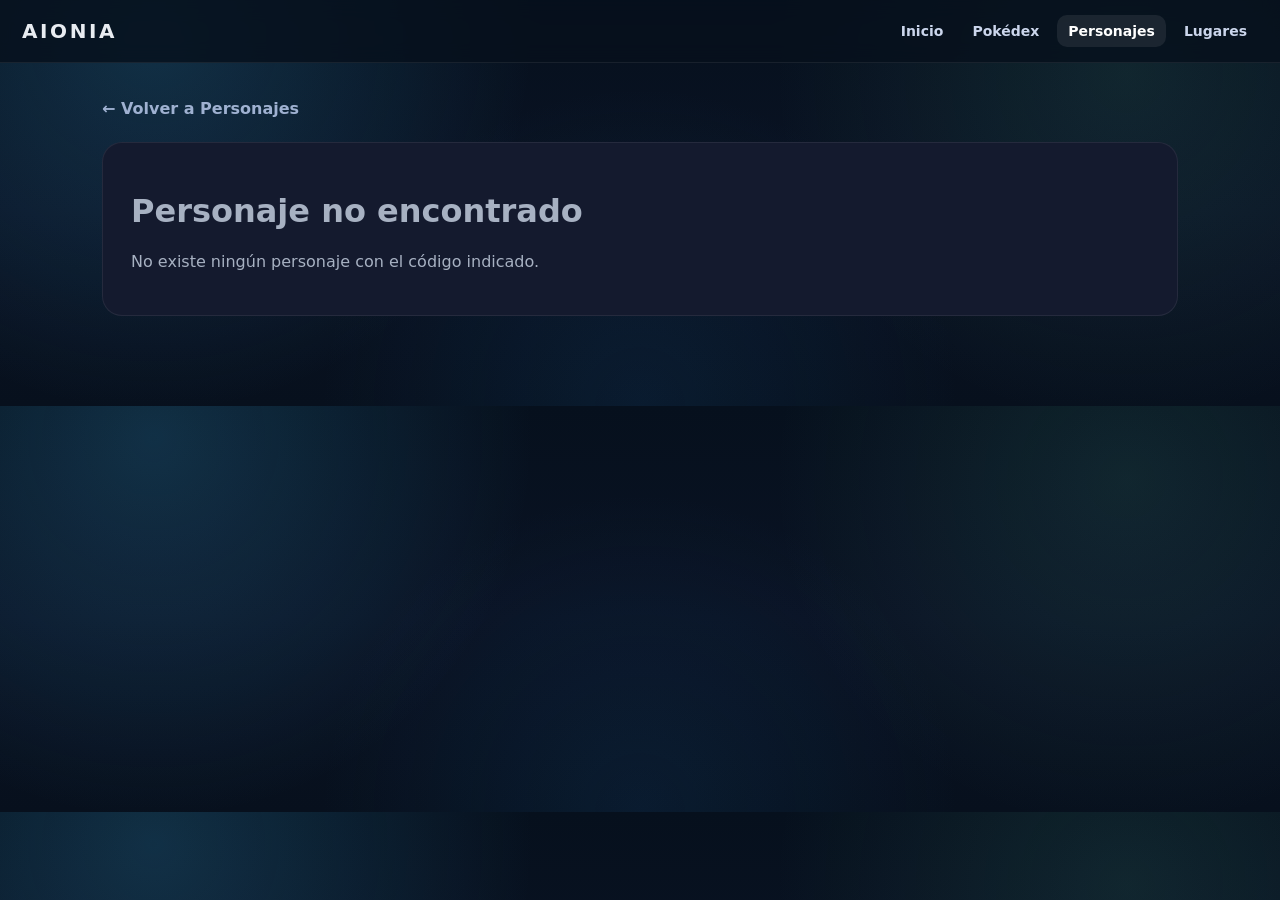
<file: personaje.html>
<!DOCTYPE html>
<html lang="es">
<head>
  <meta charset="UTF-8" />
  <meta name="viewport" content="width=device-width, initial-scale=1.0" />
  <title>Personaje · Aionia</title>

  <link rel="stylesheet" href="style.css" />
  <script src="data-personajes.js"></script>

  <style>
    .site-header {
      position: sticky; top: 0; z-index: 40;
      backdrop-filter: blur(10px);
      background: rgba(7,16,29,.82);
      border-bottom: 1px solid rgba(255,255,255,.07);
    }

    .site-nav {
      max-width: 1400px; margin: 0 auto; padding: 15px 22px;
      display: flex; align-items: center; justify-content: space-between; gap: 18px;
    }

    .site-brand {
      color: var(--text); text-decoration: none; font-size: 20px;
      font-weight: 900; letter-spacing: .13em;
    }

    .site-links { display: flex; gap: 7px; flex-wrap: wrap; }

    .site-links a, .site-links span {
      padding: 8px 11px; border-radius: 10px; color: #cbd6ec;
      text-decoration: none; font-size: 14px; font-weight: 750;
    }

    .site-links a:hover, .site-links .active {
      background: rgba(255,255,255,.08); color: #fff;
    }

    .character-page {
      max-width: 1120px; margin: 0 auto; padding: 36px 22px 90px;
    }

    .back-link {
      display: inline-block; margin-bottom: 24px; color: #9fb1d1;
      text-decoration: none; font-weight: 800;
    }

    .back-link:hover { color: #fff; }

    .character-sheet {
      display: grid; grid-template-columns: minmax(300px,.78fr) minmax(0,1.22fr);
      gap: 30px; align-items: stretch;
    }

    .character-image-box {
      min-height: 590px; position: relative; overflow: hidden;
      border-radius: 28px; border: 1px solid rgba(255,255,255,.08);
      background:
        radial-gradient(circle at 50% 35%, rgba(211,135,242,.16), transparent 36%),
        #0b1327;
      box-shadow: var(--shadow);
    }

    .character-image-box img {
      width: 100%; height: 100%; display: block;
      object-fit: contain; object-position: center bottom;
    }

    .character-image-box.no-image img { display: none; }

    .character-image-box.no-image::after {
      content: "AIONIA"; position: absolute; inset: 0; display: grid;
      place-items: center; color: rgba(255,255,255,.10);
      font-size: clamp(34px,8vw,72px); font-weight: 950; letter-spacing: .18em;
    }

    .character-info {
      padding: 38px; border-radius: 28px;
      border: 1px solid rgba(255,255,255,.08);
      background: linear-gradient(180deg,var(--card),var(--card-2));
      box-shadow: var(--shadow);
      display: flex; flex-direction: column; justify-content: center;
    }

    .character-id {
      margin: 0 0 12px; color: #d99af3; font-size: 13px;
      font-weight: 900; letter-spacing: .15em; text-transform: uppercase;
    }

    .character-info h1 {
      margin: 0; font-size: clamp(48px,7vw,82px);
      letter-spacing: -.045em; line-height: .92;
    }

    .divider {
      width: 70px; height: 3px; margin: 28px 0;
      border-radius: 999px; background: rgba(217,154,243,.65);
    }

    .character-description {
      margin: 0; color: #b7c3d9; font-size: 18px;
      line-height: 1.8; white-space: pre-line;
    }

    .empty {
      padding: 28px; border-radius: 20px;
      border: 1px solid rgba(255,255,255,.07);
      background: var(--card); color: var(--muted);
    }

    @media (max-width: 820px) {
      .character-sheet { grid-template-columns: 1fr; }
      .character-image-box { min-height: 480px; }
    }

    @media (max-width: 620px) {
      .site-nav { align-items: flex-start; flex-direction: column; }
      .character-page { padding: 28px 16px 70px; }
      .character-info { padding: 26px; }
      .character-image-box { min-height: 420px; }
    }
  </style>
</head>

<body>
  <header class="site-header">
    <nav class="site-nav" aria-label="Navegación principal">
      <a class="site-brand" href="index.html">AIONIA</a>
      <div class="site-links">
        <a href="index.html">Inicio</a>
        <a href="dex.html">Pokédex</a>
        <a class="active" href="personajes.html">Personajes</a>
        <a href="lugares.html">Lugares</a>
      </div>
    </nav>
  </header>

  <main class="character-page">
    <a class="back-link" href="personajes.html">← Volver a Personajes</a>
    <div id="content"></div>
  </main>

  <script>
    const params = new URLSearchParams(location.search);
    const id = String(params.get('id') || '').toUpperCase();
    const characters = Array.isArray(window.PERSONAJES) ? window.PERSONAJES : [];
    const character = characters.find(c => String(c.id).toUpperCase() === id);
    const content = document.getElementById('content');

    function escapeHtml(value) {
      return String(value ?? '')
        .replaceAll('&','&amp;').replaceAll('<','&lt;')
        .replaceAll('>','&gt;').replaceAll('"','&quot;')
        .replaceAll("'",'&#039;');
    }

    if (!character) {
      document.title = 'Personaje no encontrado · Aionia';
      content.innerHTML = `
        <div class="empty">
          <h1>Personaje no encontrado</h1>
          <p>No existe ningún personaje con el código ${escapeHtml(id || 'indicado')}.</p>
        </div>`;
    } else {
      document.title = `${character.nombre} · Aionia`;

      content.innerHTML = `
        <section class="character-sheet">
          <div class="character-image-box" id="characterImageBox">
            <img id="characterImage"
                 src="${escapeHtml(character.imagen || '')}"
                 alt="${escapeHtml(character.nombre)}">
          </div>

          <div class="character-info">
            <p class="character-id">${escapeHtml(character.id)}</p>
            <h1>${escapeHtml(character.nombre)}</h1>
            <div class="divider"></div>
            <p class="character-description">${escapeHtml(character.descripcion || 'Sin descripción disponible.')}</p>
          </div>
        </section>
      `;

      const img = document.getElementById('characterImage');
      const box = document.getElementById('characterImageBox');
      img.addEventListener('error', () => box.classList.add('no-image'), { once: true });
      if (img.complete && img.naturalWidth === 0) box.classList.add('no-image');
    }
  </script>
</body>
</html>
</file>
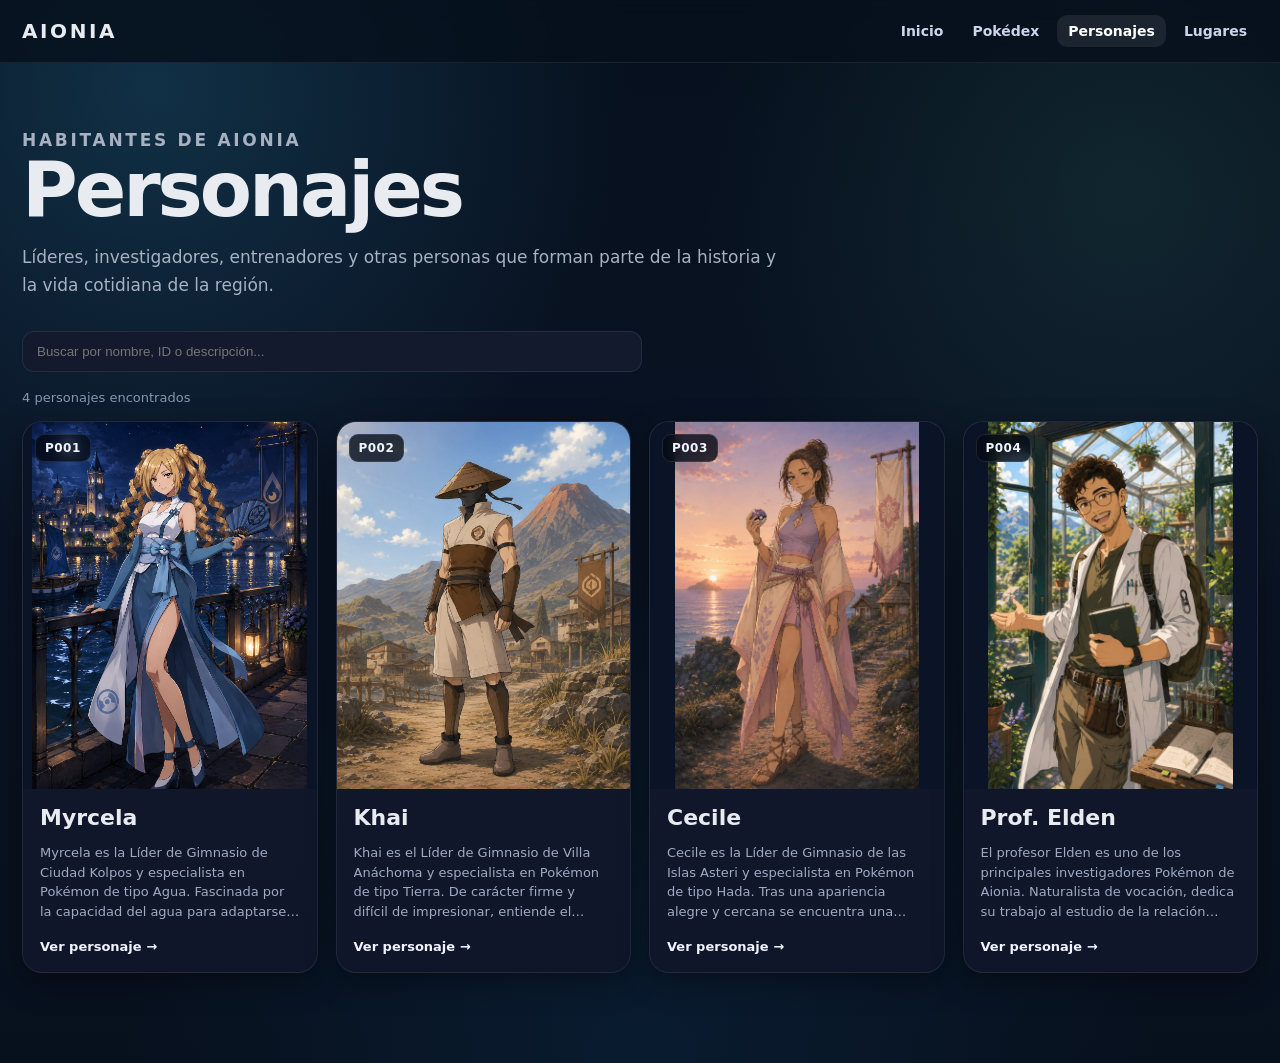
<file: personajes.html>
<!DOCTYPE html>
<html lang="es">
<head>
  <meta charset="UTF-8" />
  <meta name="viewport" content="width=device-width, initial-scale=1.0" />
  <title>Personajes · Aionia</title>

  <link rel="stylesheet" href="style.css" />
  <script src="data-personajes.js"></script>

  <style>
    body {
      min-height: 100vh;
    }

    .site-header {
      position: sticky;
      top: 0;
      z-index: 30;
      backdrop-filter: blur(10px);
      background: rgba(7,16,29,.82);
      border-bottom: 1px solid rgba(255,255,255,.07);
    }

    .site-nav {
      max-width: 1400px;
      margin: 0 auto;
      padding: 15px 22px;
      display: flex;
      align-items: center;
      justify-content: space-between;
      gap: 18px;
    }

    .site-brand {
      color: var(--text);
      text-decoration: none;
      font-size: 20px;
      font-weight: 900;
      letter-spacing: .13em;
    }

    .site-links {
      display: flex;
      gap: 7px;
      flex-wrap: wrap;
    }

    .site-links a,
    .site-links span {
      padding: 8px 11px;
      border-radius: 10px;
      color: #cbd6ec;
      text-decoration: none;
      font-size: 14px;
      font-weight: 750;
    }

    .site-links a:hover,
    .site-links .active {
      background: rgba(255,255,255,.08);
      color: #fff;
    }

    .characters-page {
      max-width: 1400px;
      margin: 0 auto;
      padding: 46px 22px 90px;
    }

    .characters-intro {
      margin-bottom: 28px;
    }

    .characters-kicker {
      margin: 0 0 8px;
      color: #d99af3;
      font-size: 12px;
      font-weight: 900;
      letter-spacing: .16em;
      text-transform: uppercase;
    }

    .characters-intro h1 {
      margin: 0;
      font-size: clamp(42px, 7vw, 76px);
      letter-spacing: -.04em;
      line-height: .95;
    }

    .characters-intro p {
      max-width: 760px;
      margin: 17px 0 0;
      color: var(--muted);
      font-size: 17px;
      line-height: 1.65;
    }

    .characters-toolbar {
      margin: 32px 0 18px;
      max-width: 620px;
    }

    .characters-toolbar input {
      width: 100%;
    }

    .characters-count {
      margin: 0 0 16px;
      color: #8795af;
      font-size: 13px;
    }

    .characters-grid {
      display: grid;
      grid-template-columns: repeat(4, minmax(0, 1fr));
      gap: 18px;
    }

    .character-card {
      min-width: 0;
      display: flex;
      flex-direction: column;
      overflow: hidden;
      color: inherit;
      text-decoration: none;
      background: linear-gradient(180deg, var(--card), var(--card-2));
      border: 1px solid rgba(255,255,255,.07);
      border-radius: 20px;
      box-shadow: var(--shadow);
      transition: transform .16s ease, border-color .16s ease, box-shadow .16s ease;
    }

    .character-card:hover {
      transform: translateY(-4px);
      border-color: rgba(255,255,255,.18);
      box-shadow: 0 19px 42px rgba(0,0,0,.48);
    }

    .character-image-box {
      position: relative;
      aspect-ratio: 4 / 5;
      display: flex;
      align-items: flex-end;
      justify-content: center;
      overflow: hidden;
      background:
        radial-gradient(circle at 50% 35%, rgba(217,154,243,.14), transparent 35%),
        #0b1327;
    }

    .character-image-box img {
      width: 100%;
      height: 100%;
      display: block;
      object-fit: contain;
      object-position: center bottom;
    }

    .character-image-box.no-image img {
      display: none;
    }

    .character-image-box.no-image::after {
      content: "AIONIA";
      position: absolute;
      inset: 0;
      display: grid;
      place-items: center;
      color: rgba(255,255,255,.10);
      font-size: clamp(24px, 5vw, 42px);
      font-weight: 950;
      letter-spacing: .18em;
    }

    .character-id {
      position: absolute;
      top: 12px;
      left: 12px;
      z-index: 2;
      padding: 6px 9px;
      border-radius: 9px;
      background: rgba(4,10,20,.78);
      border: 1px solid rgba(255,255,255,.10);
      color: #eef5ff;
      font-size: 12px;
      font-weight: 900;
      letter-spacing: .04em;
      backdrop-filter: blur(6px);
    }

    .character-body {
      padding: 17px 17px 18px;
      display: flex;
      flex-direction: column;
      flex: 1;
    }

    .character-title {
      margin: 0;
      font-size: 22px;
      line-height: 1.12;
    }

    .character-description {
      margin: 12px 0 0;
      color: #9eabc3;
      line-height: 1.52;
      font-size: 13px;
      display: -webkit-box;
      -webkit-box-orient: vertical;
      -webkit-line-clamp: 4;
      overflow: hidden;
    }

    .character-action {
      margin-top: auto;
      padding-top: 17px;
      color: #eef5ff;
      font-size: 13px;
      font-weight: 850;
    }

    .character-action .arrow {
      display: inline-block;
      transition: transform .15s ease;
    }

    .character-card:hover .character-action .arrow {
      transform: translateX(4px);
    }

    .empty-state {
      grid-column: 1 / -1;
      padding: 60px 20px;
      text-align: center;
      border: 1px dashed rgba(255,255,255,.12);
      border-radius: 20px;
      color: var(--muted);
    }

    @media (max-width: 1100px) {
      .characters-grid {
        grid-template-columns: repeat(3, minmax(0, 1fr));
      }
    }

    @media (max-width: 760px) {
      .site-nav {
        align-items: flex-start;
        flex-direction: column;
      }

      .characters-page {
        padding: 32px 16px 70px;
      }

      .characters-grid {
        grid-template-columns: repeat(2, minmax(0, 1fr));
        gap: 13px;
      }

      .character-body {
        padding: 14px;
      }

      .character-title {
        font-size: 19px;
      }

      .character-description {
        -webkit-line-clamp: 3;
      }
    }

    @media (max-width: 470px) {
      .characters-grid {
        grid-template-columns: 1fr;
      }
    }
  </style>
</head>

<body>
  <header class="site-header">
    <nav class="site-nav" aria-label="Navegación principal">
      <a class="site-brand" href="index.html">AIONIA</a>

      <div class="site-links">
        <a href="index.html">Inicio</a>
        <a href="dex.html">Pokédex</a>
        <span class="active">Personajes</span>
        <a href="lugares.html">Lugares</a>
      </div>
    </nav>
  </header>

  <main class="characters-page">
    <section class="characters-intro">
      <p class="characters-kicker">Habitantes de Aionia</p>
      <h1>Personajes</h1>
      <p>
        Líderes, investigadores, entrenadores y otras personas que forman parte
        de la historia y la vida cotidiana de la región.
      </p>
    </section>

    <section class="characters-toolbar" aria-label="Búsqueda de personajes">
      <input
        id="characterSearch"
        type="search"
        placeholder="Buscar por nombre, ID o descripción..."
        autocomplete="off"
      />
    </section>

    <p class="characters-count" id="charactersCount"></p>

    <section class="characters-grid" id="charactersGrid"></section>
  </main>

  <script>
    const $ = selector => document.querySelector(selector);

    const grid = $('#charactersGrid');
    const count = $('#charactersCount');
    const search = $('#characterSearch');

    const characters = Array.isArray(window.PERSONAJES)
      ? window.PERSONAJES
      : [];

    function escapeHtml(value) {
      return String(value ?? '')
        .replaceAll('&', '&amp;')
        .replaceAll('<', '&lt;')
        .replaceAll('>', '&gt;')
        .replaceAll('"', '&quot;')
        .replaceAll("'", '&#039;');
    }

    function cardTemplate(character) {
      const id = escapeHtml(character.id);
      const name = escapeHtml(character.nombre || character.id);
      const description = escapeHtml(character.descripcion || '');
      const image = escapeHtml(character.imagen || '');

      return `
        <a class="character-card" href="personaje.html?id=${encodeURIComponent(character.id)}">
          <div class="character-image-box">
            <img
              src="${image}"
              alt="${name}"
              loading="lazy"
            />
            <span class="character-id">${id}</span>
          </div>

          <div class="character-body">
            <h2 class="character-title">${name}</h2>

            ${description
              ? `<p class="character-description">${description}</p>`
              : ''}

            <div class="character-action">
              Ver personaje <span class="arrow">→</span>
            </div>
          </div>
        </a>
      `;
    }

    function attachImageFallbacks() {
      grid.querySelectorAll('.character-image-box img').forEach(img => {
        img.addEventListener('error', () => {
          img.parentElement.classList.add('no-image');
        }, { once: true });

        if (img.complete && img.naturalWidth === 0) {
          img.parentElement.classList.add('no-image');
        }
      });
    }

    function render() {
      const text = search.value
        .trim()
        .toLocaleLowerCase('es');

      const filtered = characters.filter(character => {
        const searchable = [
          character.id,
          character.nombre,
          character.descripcion
        ]
          .filter(Boolean)
          .join(' ')
          .toLocaleLowerCase('es');

        return !text || searchable.includes(text);
      });

      count.textContent =
        `${filtered.length} ${filtered.length === 1 ? 'personaje' : 'personajes'} encontrados`;

      if (!filtered.length) {
        grid.innerHTML = `
          <div class="empty-state">
            No hay personajes que coincidan con la búsqueda.
          </div>
        `;
        return;
      }

      grid.innerHTML = filtered.map(cardTemplate).join('');
      attachImageFallbacks();
    }

    search.addEventListener('input', render);

    if (!characters.length) {
      console.error(
        'No se ha cargado data-personajes.js o PERSONAJES está vacío.'
      );
    }

    render();
  </script>
</body>
</html>
</file>
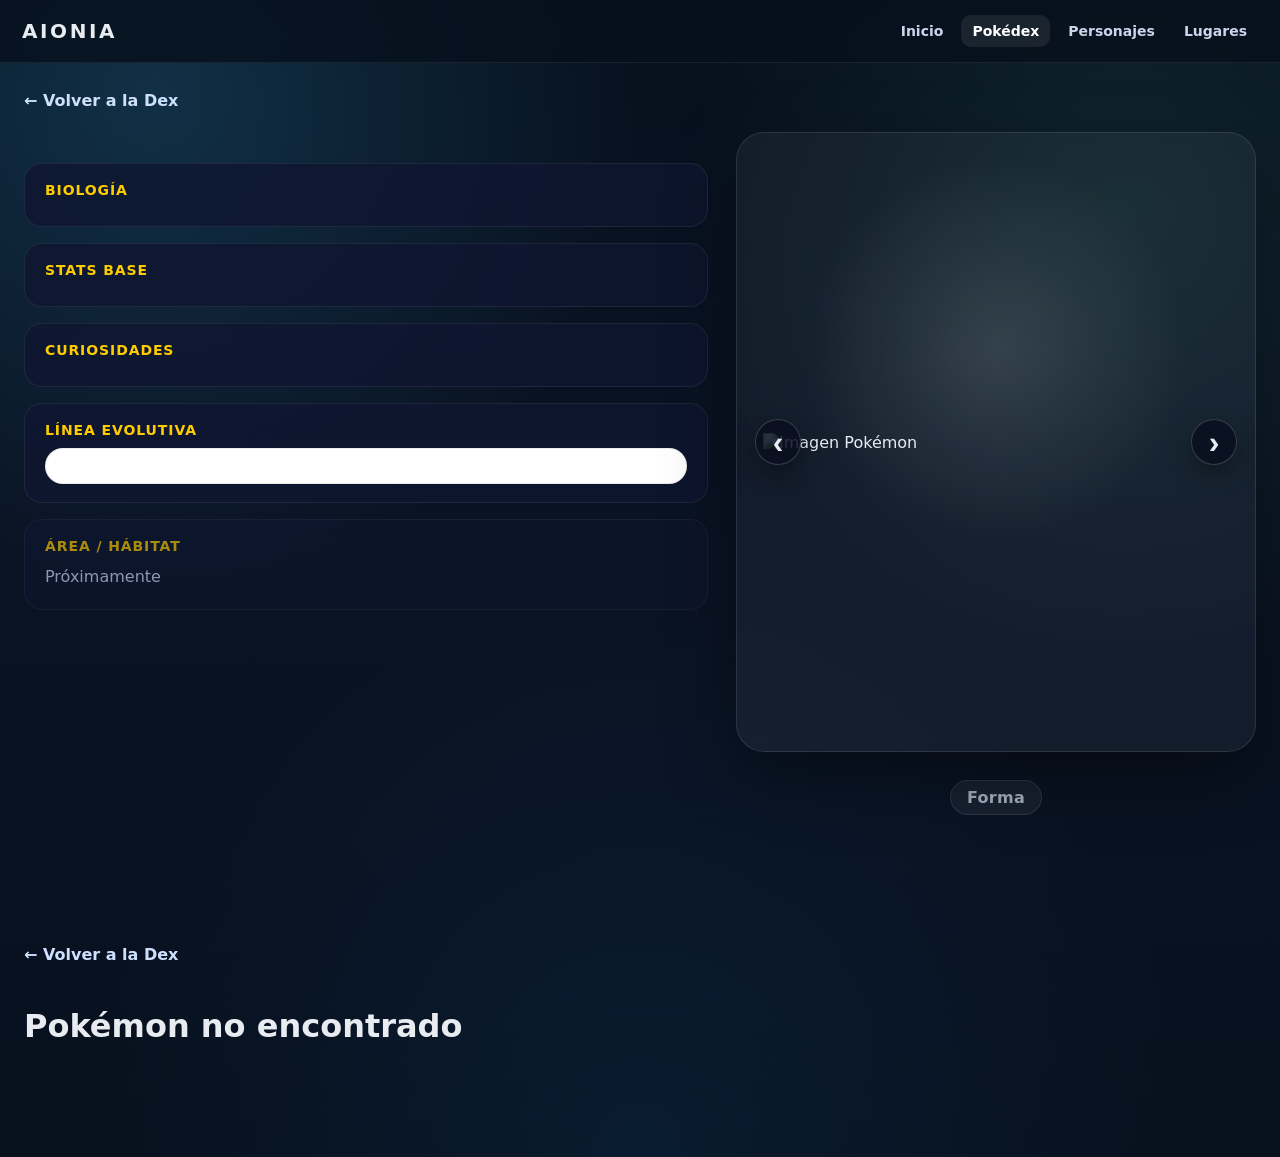
<file: pokemon.html>
<!DOCTYPE html>
<html lang="es">
<head>
  <meta charset="UTF-8" />
  <meta name="viewport" content="width=device-width, initial-scale=1.0" />
  <title>Ficha Pokémon – Aionia Dex</title>
  <link rel="stylesheet" href="style.css">
  <script src="data.js"></script>

  <style>
    .site-header {
      position: sticky;
      top: 0;
      z-index: 50;
      backdrop-filter: blur(10px);
      background: rgba(7,16,29,.82);
      border-bottom: 1px solid rgba(255,255,255,.07);
    }

    .site-nav {
      max-width: 1400px;
      margin: 0 auto;
      padding: 15px 22px;
      display: flex;
      align-items: center;
      justify-content: space-between;
      gap: 18px;
    }

    .site-brand {
      color: var(--text);
      text-decoration: none;
      font-size: 20px;
      font-weight: 900;
      letter-spacing: .13em;
    }

    .site-links {
      display: flex;
      gap: 7px;
      flex-wrap: wrap;
      align-items: center;
    }

    .site-links a,
    .site-links span {
      padding: 8px 11px;
      border-radius: 10px;
      color: #cbd6ec;
      text-decoration: none;
      font-size: 14px;
      font-weight: 750;
    }

    .site-links a:hover,
    .site-links .active {
      background: rgba(255,255,255,.08);
      color: #fff;
    }

    .site-links .disabled {
      opacity: .38;
    }

    .pokemon-right {
      position: sticky;
      top: 92px;
    }

    .pokemon-nav-arrow {
      position: absolute;
      top: 50%;
      transform: translateY(-50%);
      z-index: 40;

      width: 46px;
      height: 58px;
      border: 1px solid rgba(255,255,255,.16);
      border-radius: 14px;
      background: rgba(7,16,29,.9);
      color: #eef5ff;

      display: flex;
      align-items: center;
      justify-content: center;

      font-size: 30px;
      font-weight: 900;
      line-height: 1;
      text-decoration: none;
      box-shadow: 0 12px 28px rgba(0,0,0,.35);

      transition: transform .15s ease, background .15s ease, border-color .15s ease;
    }

    .pokemon-nav-arrow:hover {
      transform: translateY(-50%) scale(1.06);
      background: rgba(24,37,64,.97);
      border-color: rgba(255,255,255,.32);
    }

    .pokemon-nav-arrow.prev-pokemon { left: -60px; }
    .pokemon-nav-arrow.next-pokemon { right: -60px; }

    .pokemon-nav-arrow.hidden {
      display: none;
    }

    .pokemon-nav-caption {
      margin-top: 12px;
      display: flex;
      justify-content: space-between;
      gap: 10px;
      color: #8493ad;
      font-size: 12px;
    }

    .pokemon-nav-caption a {
      color: #9fb1d1;
      text-decoration: none;
    }

    .pokemon-nav-caption a:hover {
      color: #fff;
    }

    @media (max-width: 760px) {
      .site-nav {
        align-items: flex-start;
        flex-direction: column;
      }

      .pokemon-right {
        position: static;
      }

      .pokemon-nav-arrow.prev-pokemon {
        left: 10px;
        top: auto;
        bottom: 10px;
        transform: none;
      }

      .pokemon-nav-arrow.next-pokemon {
        right: 10px;
        top: auto;
        bottom: 10px;
        transform: none;
      }

      .pokemon-nav-arrow:hover {
        transform: scale(1.05);
      }
    }
  </style>
</head>

<body>
  <header class="site-header">
    <nav class="site-nav" aria-label="Navegación principal">
      <a class="site-brand" href="index.html">AIONIA</a>
      <div class="site-links">
        <a href="index.html">Inicio</a>
        <a class="active" href="dex.html">Pokédex</a>
        <a href="personajes.html">Personajes</a>
        <a href="lugares.html">Lugares</a>
      </div>
    </nav>
  </header>

  <main class="pokemon-page">
    <a class="back" href="dex.html">← Volver a la Dex</a>

    <section class="pokemon-sheet">
      <div class="pokemon-left">
        <div class="pokemon-number" id="pokemonNumber"></div>
        <h1 id="pokemonName"></h1>
        <div id="pokemonTypes" class="chips"></div>
        <h2 id="pokemonDefinition"></h2>

        <section class="panel">
          <h3>Biología</h3>
          <p id="pokemonDex"></p>
        </section>

        <section class="panel">
          <h3>Stats base</h3>
          <div id="pokemonStats" class="stats-list"></div>
        </section>

        <section class="panel" id="factsPanel">
          <h3>Curiosidades</h3>
          <p id="pokemonFacts"></p>
        </section>

        <section class="panel" id="evolutionPanel">
          <h3>Línea evolutiva</h3>
          <div id="pokemonEvolutionLine" class="evolution-line"></div>
        </section>

        <section class="panel muted-panel">
          <h3>Área / Hábitat</h3>
          <p>Próximamente</p>
        </section>
      </div>

      <aside class="pokemon-right">
        <div class="pokemon-image-box">
          <a id="prevPokemon" class="pokemon-nav-arrow prev-pokemon" aria-label="Pokémon anterior" title="Pokémon anterior">‹</a>

          <button
            id="shinyToggle"
            class="shiny-toggle"
            type="button"
            aria-label="Mostrar versión shiny"
            title="Mostrar versión shiny"
            style="display:none;"
          >✦</button>

          <button class="form-arrow form-prev" id="prevForm" type="button" aria-label="Forma anterior">‹</button>
          <img id="pokemonImg" alt="Imagen Pokémon">
          <button class="form-arrow form-next" id="nextForm" type="button" aria-label="Forma siguiente">›</button>

          <a id="nextPokemon" class="pokemon-nav-arrow next-pokemon" aria-label="Pokémon siguiente" title="Pokémon siguiente">›</a>
        </div>

        <div class="form-selector" id="formSelector">
          <div class="form-label">Forma</div>
          <div class="form-name" id="formName"></div>
        </div>

        <div class="pokemon-nav-caption">
          <a id="prevPokemonCaption"></a>
          <a id="nextPokemonCaption"></a>
        </div>
      </aside>
    </section>
  </main>

  <script>
    const params = new URLSearchParams(window.location.search);
    const id = Number(params.get("id"));
    const pokemon = POKEMON.find(p => p.id === id);

    function typeClass(t) {
      return 'type-' + String(t || '')
        .normalize('NFD')
        .replace(/[\u0300-\u036f]/g, '')
        .replace(/\s+/g, '');
    }

    function getPokemonForms(p) {
      const forms = Array.isArray(p?.forms)
        ? p.forms.filter(f => f && f.image)
        : [];

      if (forms.length) return forms;

      return [{
        name: "Normal",
        image: p?.image || "assets/img/_placeholder.png"
      }];
    }

    function getDisplayImage(p) {
      return getPokemonForms(p)[0]?.image || p?.image || "assets/img/_placeholder.png";
    }

    function getShinyPath(imagePath) {
      const dotIndex = imagePath.lastIndexOf(".");
      if (dotIndex === -1) return `${imagePath}_shiny`;
      return `${imagePath.slice(0, dotIndex)}_shiny${imagePath.slice(dotIndex)}`;
    }

    function imageExists(src) {
      return new Promise(resolve => {
        const testImage = new Image();
        testImage.onload = () => resolve(true);
        testImage.onerror = () => resolve(false);
        testImage.src = src;
      });
    }

    function orderedPokemon() {
      return [...POKEMON]
        .filter(p => Number.isFinite(Number(p.id)))
        .sort((a, b) => Number(a.id) - Number(b.id));
    }

    function setupPokemonNavigation(current) {
      const ordered = orderedPokemon();
      const currentIndex = ordered.findIndex(p => p.id === current.id);

      const previous = currentIndex > 0 ? ordered[currentIndex - 1] : null;
      const next = currentIndex >= 0 && currentIndex < ordered.length - 1
        ? ordered[currentIndex + 1]
        : null;

      const prevArrow = document.getElementById("prevPokemon");
      const nextArrow = document.getElementById("nextPokemon");
      const prevCaption = document.getElementById("prevPokemonCaption");
      const nextCaption = document.getElementById("nextPokemonCaption");

      if (previous) {
        const href = `pokemon.html?id=${previous.id}`;
        prevArrow.href = href;
        prevArrow.title = `Anterior: #${String(previous.id).padStart(3,"0")} ${previous.name}`;
        prevCaption.href = href;
        prevCaption.textContent = `← #${String(previous.id).padStart(3,"0")} ${previous.name}`;
      } else {
        prevArrow.classList.add("hidden");
        prevCaption.style.visibility = "hidden";
      }

      if (next) {
        const href = `pokemon.html?id=${next.id}`;
        nextArrow.href = href;
        nextArrow.title = `Siguiente: #${String(next.id).padStart(3,"0")} ${next.name}`;
        nextCaption.href = href;
        nextCaption.textContent = `#${String(next.id).padStart(3,"0")} ${next.name} →`;
      } else {
        nextArrow.classList.add("hidden");
        nextCaption.style.visibility = "hidden";
      }

      return { previous, next };
    }

    if (!pokemon) {
      document.body.innerHTML += `
        <main class="pokemon-page">
          <a class="back" href="dex.html">← Volver a la Dex</a>
          <h1>Pokémon no encontrado</h1>
        </main>`;
    } else {
      document.title = `#${String(pokemon.id).padStart(3, "0")} ${pokemon.name} – Aionia Dex`;

      document.getElementById("pokemonNumber").textContent = `#${String(pokemon.id).padStart(3, "0")}`;
      document.getElementById("pokemonName").textContent = pokemon.name;
      document.getElementById("pokemonDefinition").textContent = pokemon.definition || "";
      document.getElementById("pokemonDex").textContent = pokemon.dex_draft || "—";

      const navigation = setupPokemonNavigation(pokemon);

      const img = document.getElementById("pokemonImg");
      const formSelector = document.getElementById("formSelector");
      const formName = document.getElementById("formName");
      const prevForm = document.getElementById("prevForm");
      const nextForm = document.getElementById("nextForm");
      const shinyToggle = document.getElementById("shinyToggle");

      const forms = getPokemonForms(pokemon);
      const shinyAvailability = new Map();
      let currentFormIndex = 0;
      let showingShiny = false;

      async function renderForm() {
        const form = forms[currentFormIndex];
        const normalImage = form.image || "assets/img/_placeholder.png";
        const shinyImage = getShinyPath(normalImage);

        let hasShiny = shinyAvailability.get(shinyImage);

        if (hasShiny === undefined) {
          shinyToggle.style.display = "none";
          hasShiny = await imageExists(shinyImage);
          shinyAvailability.set(shinyImage, hasShiny);

          if (form !== forms[currentFormIndex]) return;
        }

        if (!hasShiny) showingShiny = false;

        img.src = showingShiny && hasShiny ? shinyImage : normalImage;
        img.alt = `${pokemon.name} - ${form.name || "Normal"}${showingShiny ? " shiny" : ""}`;
        formName.textContent = form.name || "Normal";

        const hasMultipleForms = forms.length > 1;
        formSelector.style.display = hasMultipleForms ? "" : "none";
        prevForm.style.display = hasMultipleForms ? "" : "none";
        nextForm.style.display = hasMultipleForms ? "" : "none";

        shinyToggle.style.display = hasShiny ? "" : "none";
        shinyToggle.classList.toggle("active", showingShiny);
        shinyToggle.setAttribute(
          "aria-label",
          showingShiny ? "Mostrar versión normal" : "Mostrar versión shiny"
        );
        shinyToggle.title = showingShiny
          ? "Mostrar versión normal"
          : "Mostrar versión shiny";
      }

      img.onerror = () => {
        const form = forms[currentFormIndex];

        if (showingShiny) {
          showingShiny = false;
          shinyAvailability.set(getShinyPath(form.image), false);
          renderForm();
          return;
        }

        img.onerror = null;
        img.src = "assets/img/_placeholder.png";
      };

      shinyToggle.addEventListener("click", () => {
        showingShiny = !showingShiny;
        renderForm();
      });

      prevForm.addEventListener("click", () => {
        currentFormIndex = (currentFormIndex - 1 + forms.length) % forms.length;
        renderForm();
      });

      nextForm.addEventListener("click", () => {
        currentFormIndex = (currentFormIndex + 1) % forms.length;
        renderForm();
      });

      renderForm();

      const typesBox = document.getElementById("pokemonTypes");
      const types = Array.isArray(pokemon.types) ? pokemon.types : [];

      types.forEach(type => {
        const span = document.createElement("span");
        span.className = `chip ${typeClass(type)}`;
        span.textContent = type;
        typesBox.appendChild(span);
      });

      const facts = (pokemon.curiosidades || "").trim();

      if (facts && facts.toLowerCase() !== "nan") {
        document.getElementById("pokemonFacts").textContent = facts;
      } else {
        document.getElementById("factsPanel").style.display = "none";
      }

      const statsBox = document.getElementById("pokemonStats");

      const labels = {
        hp: "PS",
        atk: "Ataque",
        def: "Defensa",
        spa: "At. Esp.",
        spd: "Def. Esp.",
        spe: "Velocidad"
      };

      Object.entries(labels).forEach(([key, label]) => {
        const value = Number(pokemon.stats?.[key] ?? 0);
        const width = Math.min((value / 150) * 100, 100);

        statsBox.innerHTML += `
          <div class="stat-row">
            <span class="stat-name">${label}</span>
            <span class="stat-value">${value}</span>
            <div class="stat-bar">
              <div class="stat-fill" style="width:${width}%"></div>
            </div>
          </div>`;
      });

      const evoBox = document.getElementById("pokemonEvolutionLine");
      const evoPanel = document.getElementById("evolutionPanel");

      const evoIds = Array.isArray(pokemon.evolutionLine) ? pokemon.evolutionLine : [];

      const evoPokemon = evoIds
        .map(evoId => POKEMON.find(p => p.id === evoId))
        .filter(Boolean);

      if (evoPokemon.length) {
        evoBox.innerHTML = evoPokemon.map((p, index) => {
          const arrow = index < evoPokemon.length - 1
            ? `<span class="evo-arrow">→</span>`
            : "";

          return `
            <a class="evo-card" href="pokemon.html?id=${p.id}">
              <img src="${getDisplayImage(p)}" alt="${p.name}" onerror="this.src='assets/img/_placeholder.png'">
              <span>#${String(p.id).padStart(3, "0")}</span>
              <strong>${p.name}</strong>
            </a>
            ${arrow}
          `;
        }).join("");
      } else {
        evoPanel.style.display = "none";
      }

      document.addEventListener("keydown", event => {
        const activeTag = document.activeElement?.tagName;

        if (
          activeTag === "INPUT" ||
          activeTag === "TEXTAREA" ||
          document.activeElement?.isContentEditable
        ) return;

        if (event.key === "Escape") {
          event.preventDefault();
          window.location.href = "dex.html";
          return;
        }

        if (event.key === "s" || event.key === "S") {
          if (shinyToggle.style.display !== "none") {
            event.preventDefault();
            shinyToggle.click();
          }
          return;
        }

        if (event.key === "ArrowLeft") {
          event.preventDefault();

          if (forms.length > 1) {
            prevForm.click();
          } else if (navigation.previous) {
            window.location.href = `pokemon.html?id=${navigation.previous.id}`;
          }
          return;
        }

        if (event.key === "ArrowRight") {
          event.preventDefault();

          if (forms.length > 1) {
            nextForm.click();
          } else if (navigation.next) {
            window.location.href = `pokemon.html?id=${navigation.next.id}`;
          }
        }
      });
    }
  </script>
</body>
</html>
</file>
<file: style.css>
:root {
  --bg: #0b1020;
  --card: #141a2e;
  --card-2: #10162a;
  --text: #e8ecf1;
  --muted: #a7b1c2;
  --chip: #1e2a4a;
  --shadow: 0 10px 30px rgba(0,0,0,.35);
  --radius: 18px;
}

*, *::before, *::after {
  box-sizing: border-box;
}

body {
  margin: 0;
  background:
    radial-gradient(circle at 12% 8%, rgba(54, 160, 210, .22), transparent 32%),
    radial-gradient(circle at 88% 18%, rgba(86, 190, 160, .12), transparent 30%),
    radial-gradient(circle at 50% 100%, rgba(20, 80, 130, .18), transparent 42%),
    linear-gradient(180deg, #06101d 0%, #0a1324 52%, #07101d 100%);
  color: var(--text);
  font-family: ui-sans-serif, system-ui, -apple-system, Segoe UI, Roboto, Inter, Arial;
}

header {
  position: sticky;
  top: 0;
  z-index: 10;
  backdrop-filter: blur(8px);
  background: rgba(10,15,32,.82);
  border-bottom: 1px solid rgba(255,255,255,.06);
}

.wrap {
  max-width: 1400px;
  margin: 0 auto;
  padding: 20px;
}

.bar {
  display: grid;
  gap: 12px;
  grid-template-columns: 1fr 260px 160px;
  align-items: center;
}

.title {
  font-weight: 800;
  font-size: clamp(24px, 3vw, 34px);
}

input[type="search"],
select {
  width: 100%;
  padding: 12px 14px;
  border-radius: 12px;
  background: var(--card);
  border: 1px solid rgba(255,255,255,.08);
  color: var(--text);
  outline: none;
}

main {
  padding: 26px 20px 80px;
}

.grid {
  max-width: 1400px;
  margin: 0 auto;
  display: grid;
  grid-template-columns: repeat(6, 1fr);
  gap: 16px;
}

.card {
  background: linear-gradient(180deg, var(--card), var(--card-2));
  border: 1px solid rgba(255,255,255,.06);
  border-radius: var(--radius);
  box-shadow: var(--shadow);
  overflow: hidden;
  transition: transform .15s ease, box-shadow .15s ease, border-color .15s ease;
}

.card:hover {
  transform: translateY(-3px);
  border-color: rgba(255,255,255,.18);
  box-shadow: 0 16px 38px rgba(0,0,0,.5);
}

.dex-list-card {
  display: flex;
  flex-direction: column;
  text-decoration: none;
  color: inherit;
  min-height: 260px;
}

.dex-thumb-box {
  height: 165px;
  background: #0b1327;
  display: flex;
  align-items: center;
  justify-content: center;
  padding: 14px;
}

.thumb,
.dex-thumb {
  width: 100%;
  height: 100%;
  object-fit: contain;
  object-position: center;
  display: block;
  padding: 0;
  background: transparent;
  border: none;
  border-radius: 0;
}

.body,
.dex-list-body {
  padding: 13px 14px 15px;
  display: flex;
  flex-direction: column;
  justify-content: flex-start;
}

.row {
  display: block;
}

.row > .dex:last-child {
  display: none;
}

.dex {
  color: var(--muted);
  font-size: 12px;
}

.name {
  margin-top: 2px;
  font-weight: 800;
  font-size: 18px;
  color: var(--text);
  text-decoration: none;
  line-height: 1.1;
}

.chips {
  display: flex;
  gap: 6px;
  flex-wrap: wrap;
  margin-top: 9px;
}

.chip {
  background: var(--chip);
  padding: 5px 9px;
  border-radius: 999px;
  font-size: 11px;
  color: #cfe0ff;
  border: 1px solid rgba(255,255,255,.06);
}

.footer {
  display: none;
}

.btn,
.dex-list-card .btn {
  display: none;
}

.muted {
  color: #9fb0d3;
  font-size: 13px;
  line-height: 1.45;
}

.type-Planta {
  background: rgba(101,212,110,.18);
  color: #78e07f;
  border-color: rgba(101,212,110,.38);
}

.type-Veneno {
  background: rgba(182,90,199,.18);
  color: #d278e3;
  border-color: rgba(182,90,199,.38);
}

.type-Psíquico,
.type-Psiquico {
  background: rgba(255,95,215,.18);
  color: #ff7de0;
  border-color: rgba(255,95,215,.38);
}

.type-Fuego {
  background: rgba(255,91,61,.18);
  color: #ff7f63;
  border-color: rgba(255,91,61,.38);
}

.type-Agua {
  background: rgba(85,168,255,.18);
  color: #72b6ff;
  border-color: rgba(85,168,255,.38);
}

.type-Eléctrico,
.type-Electrico {
  background: rgba(245,217,78,.18);
  color: #ffe36b;
  border-color: rgba(245,217,78,.38);
}

.type-Siniestro {
  background: rgba(139,139,156,.18);
  color: #b7b7c8;
  border-color: rgba(139,139,156,.38);
}

.type-Acero {
  background: rgba(199,210,221,.18);
  color: #d7e0ea;
  border-color: rgba(199,210,221,.38);
}

.type-Roca {
  background: rgba(196,154,90,.18);
  color: #d7ad6b;
  border-color: rgba(196,154,90,.38);
}

.type-Lucha {
  background: rgba(224,144,54,.18);
  color: #f0a95c;
  border-color: rgba(224,144,54,.38);
}

.type-Hielo {
  background: rgba(167,230,235,.18);
  color: #b9f3f7;
  border-color: rgba(167,230,235,.38);
}

.type-Tierra {
  background: rgba(212,172,102,.18);
  color: #e3bf7d;
  border-color: rgba(212,172,102,.38);
}

.type-Volador {
  background: rgba(186,205,233,.18);
  color: #cbdcff;
  border-color: rgba(186,205,233,.38);
}

.type-Hada {
  background: rgba(255,138,221,.18);
  color: #ffa6e6;
  border-color: rgba(255,138,221,.38);
}

.type-Dragón,
.type-Dragon {
  background: rgba(141,107,255,.18);
  color: #a88eff;
  border-color: rgba(141,107,255,.38);
}

.type-Normal {
  background: rgba(230,230,230,.16);
  color: #f0f0f0;
  border-color: rgba(230,230,230,.34);
}

.type-Bicho {
  background: rgba(137,185,111,.18);
  color: #9ece82;
  border-color: rgba(137,185,111,.38);
}

.type-Fantasma {
  background: rgba(139,115,201,.18);
  color: #a892e5;
  border-color: rgba(139,115,201,.38);
}

@media (max-width: 1200px) {
  .grid {
    grid-template-columns: repeat(5, 1fr);
  }
}

@media (max-width: 980px) {
  .grid {
    grid-template-columns: repeat(4, 1fr);
  }
}

@media (max-width: 760px) {
  .bar {
    grid-template-columns: 1fr;
  }

  .grid {
    grid-template-columns: repeat(3, 1fr);
  }

  .dex-list-card {
    min-height: 220px;
  }

  .dex-thumb-box {
    height: 135px;
  }

  .name {
    font-size: 16px;
  }
}

@media (max-width: 520px) {
  .grid {
    grid-template-columns: repeat(2, 1fr);
  }
}
.pokemon-page {
  max-width: 1400px;
  margin: 0 auto;
  padding: 28px 24px 90px;
}

.back {
  display: inline-block;
  margin-bottom: 22px;
  color: #cfe0ff;
  text-decoration: none;
  font-weight: 800;
}

.pokemon-sheet {
  display: grid;
  grid-template-columns: minmax(0, 1fr) 520px;
  gap: 28px;
  align-items: start;
}

.pokemon-left {
  min-width: 0;
}

.pokemon-number {
  color: var(--muted);
  font-weight: 900;
  letter-spacing: 1.5px;
  font-size: 18px;
}

.pokemon-left h1 {
  margin: 4px 0 8px;
  font-size: clamp(46px, 6vw, 82px);
  line-height: .9;
}

.pokemon-left h2 {
  margin: 18px 0 22px;
  color: #c8d6ff;
  font-weight: 500;
}

.pokemon-right {
  position: sticky;
  top: 105px;
}

.pokemon-image-box {
  min-height: 620px;
  background:
    radial-gradient(circle at 50% 35%, rgba(255,255,255,.12), transparent 40%),
    rgba(255,255,255,.045);
  border: 1px solid rgba(255,255,255,.10);
  border-radius: 28px;
  padding: 26px;
  box-shadow: 0 24px 70px rgba(0,0,0,.42);
  display: flex;
  align-items: center;
  justify-content: center;
}

.pokemon-image-box img {
  width: 100%;
  max-height: 560px;
  object-fit: contain;
  display: block;
}

.panel {
  background: rgba(15,23,48,.82);
  border: 1px solid rgba(255,255,255,.07);
  border-radius: 18px;
  padding: 18px 20px;
  margin-bottom: 16px;
}

.panel h3 {
  margin: 0 0 10px;
  color: var(--accent, #ffcc00);
  text-transform: uppercase;
  letter-spacing: .9px;
  font-size: 14px;
}

.panel p {
  margin: 0;
  color: #d3def8;
  line-height: 1.68;
  white-space: pre-line;
}

.muted-panel {
  opacity: .65;
}

.stats-list {
  display: grid;
  gap: 11px;
}

.stat-row {
  display: grid;
  grid-template-columns: 95px 42px 1fr;
  gap: 12px;
  align-items: center;
}

.stat-name {
  font-weight: 800;
  color: #dfe8ff;
}

.stat-value {
  text-align: right;
  color: #cfe0ff;
  font-variant-numeric: tabular-nums;
}

.stat-bar {
  height: 12px;
  background: rgba(255,255,255,.09);
  border-radius: 999px;
  overflow: hidden;
}

.stat-fill {
  height: 100%;
  background: #ffcc00;
  border-radius: 999px;
}

@media (max-width: 760px) {
  .pokemon-sheet {
    grid-template-columns: 1fr;
  }

  .pokemon-right {
    position: static;
    order: -1;
  }

  .pokemon-image-box {
    min-height: 420px;
  }

  .pokemon-image-box img {
    max-height: 380px;
  }
}
.evolution-line {
  background: #ffffff;
  border-radius: 18px;
  padding: 18px;
  display: flex;
  align-items: center;
  justify-content: center;
  gap: 14px;
  flex-wrap: wrap;
  box-shadow: inset 0 0 0 1px rgba(0,0,0,0.08);
}

.evo-card {
  width: 110px;
  min-height: 130px;
  border-radius: 16px;
  padding: 10px;
  background: #f8fafc;
  text-decoration: none;
  color: #172033;
  display: flex;
  flex-direction: column;
  align-items: center;
  justify-content: center;
  transition: transform 0.15s ease, box-shadow 0.15s ease;
}

.evo-card:hover {
  transform: translateY(-3px);
  box-shadow: 0 8px 18px rgba(0,0,0,0.12);
}

.evo-card img {
  width: 82px;
  height: 82px;
  object-fit: contain;
  display: block;
}

.evo-card span {
  font-size: 0.75rem;
  opacity: 0.65;
  margin-top: 4px;
}

.evo-card strong {
  font-size: 0.9rem;
  text-align: center;
}

.evo-arrow {
  font-size: 2rem;
  font-weight: 800;
  color: #172033;
  opacity: 0.45;
}

/* ================================
   Selector de formas Pokémon
   ================================ */
.pokemon-image-box {
  position: relative;
  overflow: hidden;
}

.form-btn {
  position: absolute;
  top: 50%;
  transform: translateY(-50%);
  z-index: 5;

  width: 38px;
  height: 46px;

  display: flex;
  align-items: center;
  justify-content: center;

  border: 1px solid rgba(255,255,255,.16);
  border-radius: 12px;
  background: rgba(10,15,32,.72);
  color: #e8ecf1;
  box-shadow: 0 8px 22px rgba(0,0,0,.28);

  font-size: 24px;
  font-weight: 900;
  line-height: 1;
  cursor: pointer;
  transition: transform .15s ease, background .15s ease, border-color .15s ease;
}

.form-btn:hover {
  background: rgba(20,30,54,.94);
  border-color: rgba(255,255,255,.32);
}

.form-btn:active {
  transform: translateY(-50%) scale(.96);
}

.form-btn.prev {
  left: 16px;
}

.form-btn.next {
  right: 16px;
}

.form-name {
  margin-top: 14px;
  text-align: center;
  color: #cfe0ff;
  font-weight: 800;
  letter-spacing: .3px;
}

.form-name::before {
  content: "Forma ";
  color: var(--muted);
  font-weight: 600;
}

@media (max-width: 760px) {
  .form-btn {
    width: 34px;
    height: 42px;
    font-size: 22px;
  }

  .form-btn.prev {
    left: 10px;
  }

  .form-btn.next {
    right: 10px;
  }
}
.pokemon-image-box {
  position: relative;
}

.form-arrow {
  position: absolute;
  top: 50%;
  transform: translateY(-50%);
  z-index: 20;

  width: 46px;
  height: 46px;
  border-radius: 999px;

  border: 1px solid rgba(255,255,255,.18);
  background: rgba(10, 16, 32, .86);
  color: #e8ecf1;

  font-size: 32px;
  font-weight: 800;
  line-height: 1;

  display: flex;
  align-items: center;
  justify-content: center;

  cursor: pointer;
  box-shadow: 0 10px 24px rgba(0,0,0,.35);
  transition: transform .15s ease, background .15s ease, color .15s ease;
}

.form-arrow:hover {
  transform: translateY(-50%) scale(1.08);
  background: #ffcc00;
  color: #07101d;
}

.form-prev {
  left: 18px;
}

.form-next {
  right: 18px;
}

.form-selector {
  margin-top: 14px;
  text-align: center;
}

.form-label {
  display: none;
}

.form-name {
  display: inline-flex;
  align-items: center;
  justify-content: center;

  padding: 7px 16px;
  border-radius: 999px;

  background: rgba(255,255,255,.06);
  border: 1px solid rgba(255,255,255,.10);

  color: #cfe0ff;
  font-weight: 800;
}

.form-name::before {
  content: "Forma ";
  color: var(--muted);
  font-weight: 600;
}

/* ================================
   Botón Normal / Shiny
   ================================ */

.shiny-toggle {
  position: absolute;
  top: 18px;
  right: 18px;
  z-index: 30;

  width: 44px;
  height: 44px;

  display: flex;
  align-items: center;
  justify-content: center;

  padding: 0;
  border: 1px solid rgba(255,255,255,.18);
  border-radius: 999px;

  background: rgba(10,16,32,.86);
  color: #b8c3d8;

  font-family: inherit;
  font-size: 24px;
  font-weight: 900;
  line-height: 1;

  cursor: pointer;
  box-shadow: 0 10px 24px rgba(0,0,0,.35);

  transition:
    transform .15s ease,
    background .15s ease,
    color .15s ease,
    border-color .15s ease,
    box-shadow .15s ease;
}

.shiny-toggle:hover {
  transform: scale(1.08) rotate(8deg);
  background: rgba(28,38,66,.96);
  color: #ffdc4d;
  border-color: rgba(255,220,77,.55);
}

.shiny-toggle:active {
  transform: scale(.95);
}

.shiny-toggle.active {
  background: #ffcc00;
  color: #07101d;
  border-color: #ffe36b;
  box-shadow:
    0 0 0 5px rgba(255,204,0,.13),
    0 0 24px rgba(255,204,0,.42),
    0 10px 24px rgba(0,0,0,.35);
}

.shiny-toggle:focus-visible {
  outline: 3px solid rgba(255,204,0,.52);
  outline-offset: 3px;
}

@media (max-width: 760px) {
  .shiny-toggle {
    top: 12px;
    right: 12px;
    width: 40px;
    height: 40px;
    font-size: 22px;
  }

  .form-arrow {
    width: 42px;
    height: 42px;
    font-size: 28px;
  }

  .form-prev {
    left: 12px;
  }

  .form-next {
    right: 12px;
  }
}
</file>
